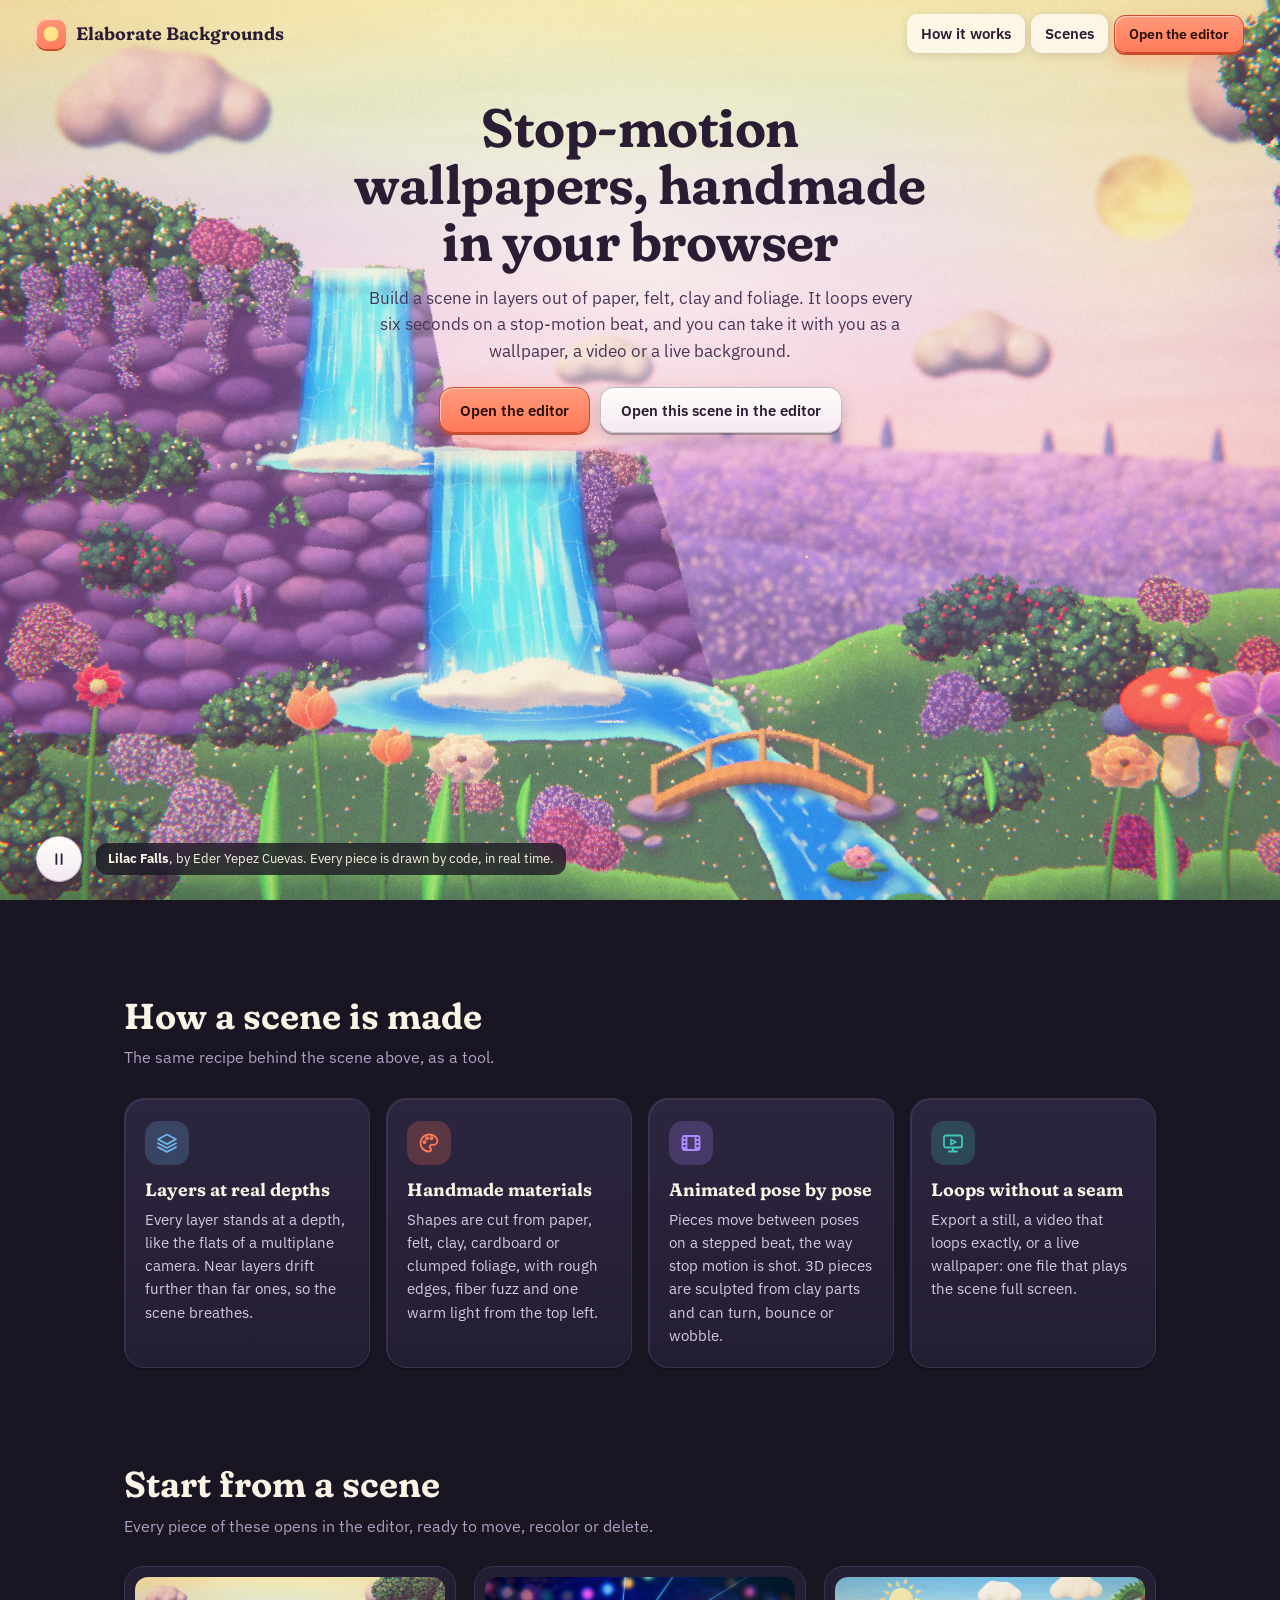
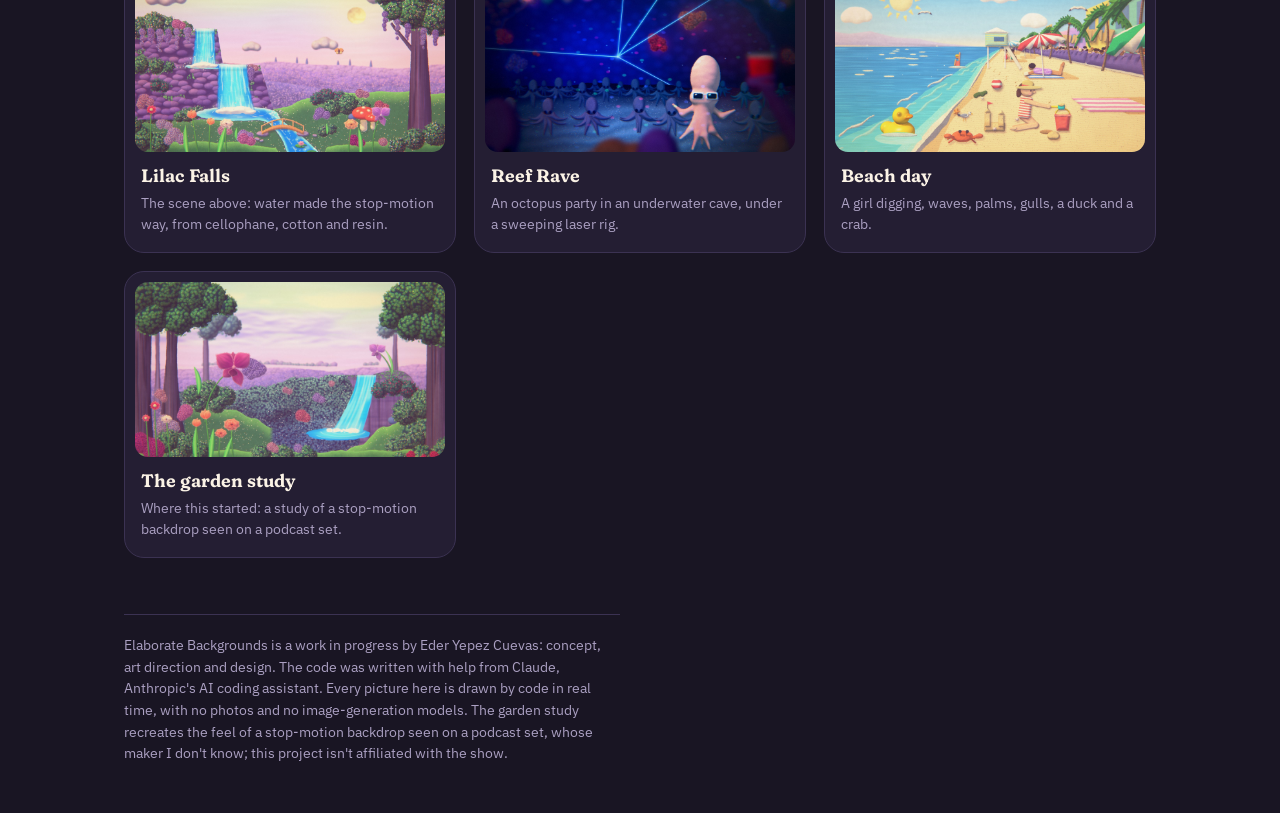
<file: index.html>
<!doctype html>
<html lang="en">
<head>
<meta charset="utf-8">
<meta name="viewport" content="width=device-width, initial-scale=1">
<title>Elaborate Backgrounds</title>
<meta name="description" content="Make looping stop-motion wallpapers in your browser: layers at real depths, paper, felt, clay and foliage, pose-by-pose animation, and loops that repeat without a seam.">
<link rel="preconnect" href="https://fonts.googleapis.com">
<link rel="preconnect" href="https://fonts.gstatic.com" crossorigin>
<link href="https://fonts.googleapis.com/css2?family=Fraunces:opsz,wght,SOFT,WONK@9..144,500..700,100,1&family=IBM+Plex+Sans:wght@400;500;600&family=IBM+Plex+Mono:wght@400;500&display=swap" rel="stylesheet">
<link rel="icon" href="data:image/svg+xml,%3Csvg xmlns='http://www.w3.org/2000/svg' viewBox='0 0 32 32'%3E%3Crect width='32' height='32' rx='8' fill='%23FF7A59'/%3E%3Ccircle cx='16' cy='16' r='7' fill='%23FFC94A'/%3E%3C/svg%3E">
<link rel="stylesheet" href="css/landing.css">
</head>
<body data-scene="lilac">
<a class="skip" href="#how">Skip to the content</a>

<header class="top">
  <a class="brand" href="index.html" aria-label="Elaborate Backgrounds, home"><span class="brand-sun" aria-hidden="true"></span><span>Elaborate Backgrounds</span></a>
  <nav class="top-nav" aria-label="Site">
    <a href="#recent" id="nav-recent" hidden>Your scenes</a>
    <a href="#how">How it works</a>
    <a href="#scenes">Scenes</a>
    <a class="btn btn-primary btn-sm" href="editor.html">Open the editor</a>
  </nav>
</header>

<main>
  <section class="stage hero" id="stage" aria-labelledby="title">
    <!-- Shown at once, while the shaders compile; the live scene fades in over it. -->
    <img id="poster" class="poster" src="images/lilac-falls.jpg" alt="" fetchpriority="high">
    <canvas id="scene" role="img" aria-label="Lilac Falls, a handmade-looking garden: a two-tier waterfall pours off a purple clay cliff into a pool, a stream runs toward you under a little wooden footbridge, a blossom tree hung with wisteria stands on the right, felt clouds drift past a paper moon and two butterflies cross."></canvas>
    <img id="still" class="still" src="images/lilac-falls.jpg" alt="A still of Lilac Falls: a two-tier waterfall, a pool and stream with a footbridge, a blossom tree hung with wisteria, felt clouds and a paper moon." hidden>
    <noscript><img class="still" src="images/lilac-falls.jpg" alt="A still of Lilac Falls: a two-tier waterfall, a pool and stream with a footbridge, a blossom tree hung with wisteria, felt clouds and a paper moon."></noscript>

    <div class="hero-text">
      <h1 id="title">Stop-motion wallpapers, handmade in your browser</h1>
      <p class="lede">Build a scene in layers out of paper, felt, clay and foliage. It loops every six seconds on a stop-motion beat, and you can take it with you as a wallpaper, a video or a live background.</p>
      <div class="cta">
        <a class="btn btn-primary" id="cta-open" href="editor.html">Open the editor</a>
        <a class="btn" href="editor.html?open=lilac">Open this scene in the editor</a>
      </div>
    </div>

    <div class="hero-foot">
      <button class="btn btn-round" id="play" type="button" data-playing="false">
        <svg class="icon icon-pause" viewBox="0 0 24 24" aria-hidden="true"><path d="M8.5 5.5v13M15.5 5.5v13"/></svg>
        <svg class="icon icon-play" viewBox="0 0 24 24" aria-hidden="true"><path d="M8 5.5l11 6.5-11 6.5z"/></svg>
        <span class="label sr">Play animation</span>
      </button>
      <p class="credit"><strong>Lilac Falls</strong>, by Eder Yepez Cuevas. Every piece is drawn by code, in real time.</p>
      <p class="status" id="status" role="status"></p>
    </div>
  </section>

  <section class="band" id="recent" aria-labelledby="recent-h" hidden>
    <h2 id="recent-h">Pick up where you left off</h2>
    <p class="band-lede">Your scenes, saved in this browser as you work.</p>
    <ul class="scenes" id="recent-list"></ul>
    <p class="recent-notice" id="recent-notice" role="status"></p>
    <button class="btn btn-sm" id="recent-more" type="button" hidden></button>
  </section>

  <section class="band" id="how" aria-labelledby="how-h">
    <h2 id="how-h">How a scene is made</h2>
    <p class="band-lede">The same recipe behind the scene above, as a tool.</p>
    <ul class="cards">
      <li class="card" style="--c: var(--sky)">
        <span class="card-ic" aria-hidden="true"><svg viewBox="0 0 24 24"><path d="M12 3.5l9 4.8-9 4.8-9-4.8z M3 12.2l9 4.8 9-4.8M3 16.1l9 4.8 9-4.8"/></svg></span>
        <h3>Layers at real depths</h3>
        <p>Every layer stands at a depth, like the flats of a multiplane camera. Near layers drift further than far ones, so the scene breathes.</p>
      </li>
      <li class="card" style="--c: var(--coral)">
        <span class="card-ic" aria-hidden="true"><svg viewBox="0 0 24 24"><path d="M12 3.5a8.5 8.5 0 1 0 0 17c1.4 0 2-1 2-2 0-1.5-1.3-1.8-1.3-3 0-1 .9-1.7 2-1.7h2a3.8 3.8 0 0 0 3.8-3.8C20.5 6.6 16.6 3.5 12 3.5z"/><circle cx="7.5" cy="11" r="1.1"/><circle cx="10" cy="7.3" r="1.1"/><circle cx="14.5" cy="7.3" r="1.1"/></svg></span>
        <h3>Handmade materials</h3>
        <p>Shapes are cut from paper, felt, clay, cardboard or clumped foliage, with rough edges, fiber fuzz and one warm light from the top left.</p>
      </li>
      <li class="card" style="--c: var(--lilac)">
        <span class="card-ic" aria-hidden="true"><svg viewBox="0 0 24 24"><rect x="3.5" y="5" width="17" height="14" rx="2"/><path d="M7.5 5v14M16.5 5v14M3.5 9h4M3.5 13h4M3.5 17h4M16.5 9h4M16.5 13h4M16.5 17h4"/></svg></span>
        <h3>Animated pose by pose</h3>
        <p>Pieces move between poses on a stepped beat, the way stop motion is shot. 3D pieces are sculpted from clay parts and can turn, bounce or wobble.</p>
      </li>
      <li class="card" style="--c: var(--teal)">
        <span class="card-ic" aria-hidden="true"><svg viewBox="0 0 24 24"><rect x="3" y="4.5" width="18" height="12" rx="2"/><path d="M10 8.5l5 2.5-5 2.5zM8 20.5h8M12 16.5v4"/></svg></span>
        <h3>Loops without a seam</h3>
        <p>Export a still, a video that loops exactly, or a live wallpaper: one file that plays the scene full screen.</p>
      </li>
    </ul>
  </section>

  <section class="band" id="scenes" aria-labelledby="scenes-h">
    <h2 id="scenes-h">Start from a scene</h2>
    <p class="band-lede">Every piece of these opens in the editor, ready to move, recolor or delete.</p>
    <ul class="scenes">
      <li class="scene-card">
        <a href="editor.html?open=lilac">
          <img src="images/lilac-falls.jpg" alt="" loading="lazy">
          <span class="scene-name">Lilac Falls</span>
          <span class="scene-note">The scene above: water made the stop-motion way, from cellophane, cotton and resin.</span>
        </a>
      </li>
      <li class="scene-card">
        <a href="editor.html?open=reef">
          <img src="images/reef-rave.jpg" alt="" loading="lazy">
          <span class="scene-name">Reef Rave</span>
          <span class="scene-note">An octopus party in an underwater cave, under a sweeping laser rig.</span>
        </a>
      </li>
      <li class="scene-card">
        <a href="editor.html?open=beach">
          <img src="docs/images/beach-day.jpg" alt="" loading="lazy">
          <span class="scene-name">Beach day</span>
          <span class="scene-note">A girl digging, waves, palms, gulls, a duck and a crab.</span>
        </a>
      </li>
      <li class="scene-card">
        <a href="study.html">
          <img src="images/still.jpg" alt="" loading="lazy">
          <span class="scene-name">The garden study</span>
          <span class="scene-note">Where this started: a study of a stop-motion backdrop seen on a podcast set.</span>
        </a>
      </li>
    </ul>
  </section>

  <footer class="foot">
    <p>Elaborate Backgrounds is a work in progress by Eder Yepez Cuevas: concept, art direction and design. The code was written with help from Claude, Anthropic's AI coding assistant. Every picture here is drawn by code in real time, with no photos and no image-generation models. The garden study recreates the feel of a stop-motion backdrop seen on a podcast set, whose maker I don't know; this project isn't affiliated with the show.</p>
  </footer>
</main>

<p class="stats" id="stats" hidden></p>

<script src="js/gl.js" defer></script>
<script src="js/clock.js" defer></script>
<script src="js/materials.js" defer></script>
<script src="js/elements.js" defer></script>
<script src="js/shapes.js" defer></script>
<script src="js/clay.js" defer></script>
<script src="js/items.js" defer></script>
<script src="js/post.js" defer></script>
<script src="js/renderer.js" defer></script>
<script src="js/editor/library.js" defer></script>
<script src="js/scenes/lilac-art.js" defer></script>
<script src="js/scenes/lilac.js" defer></script>
<script src="js/app.js" defer></script>
<script src="js/saves.js" defer></script>
<script src="js/home.js" defer></script>
</body>
</html>
</file>
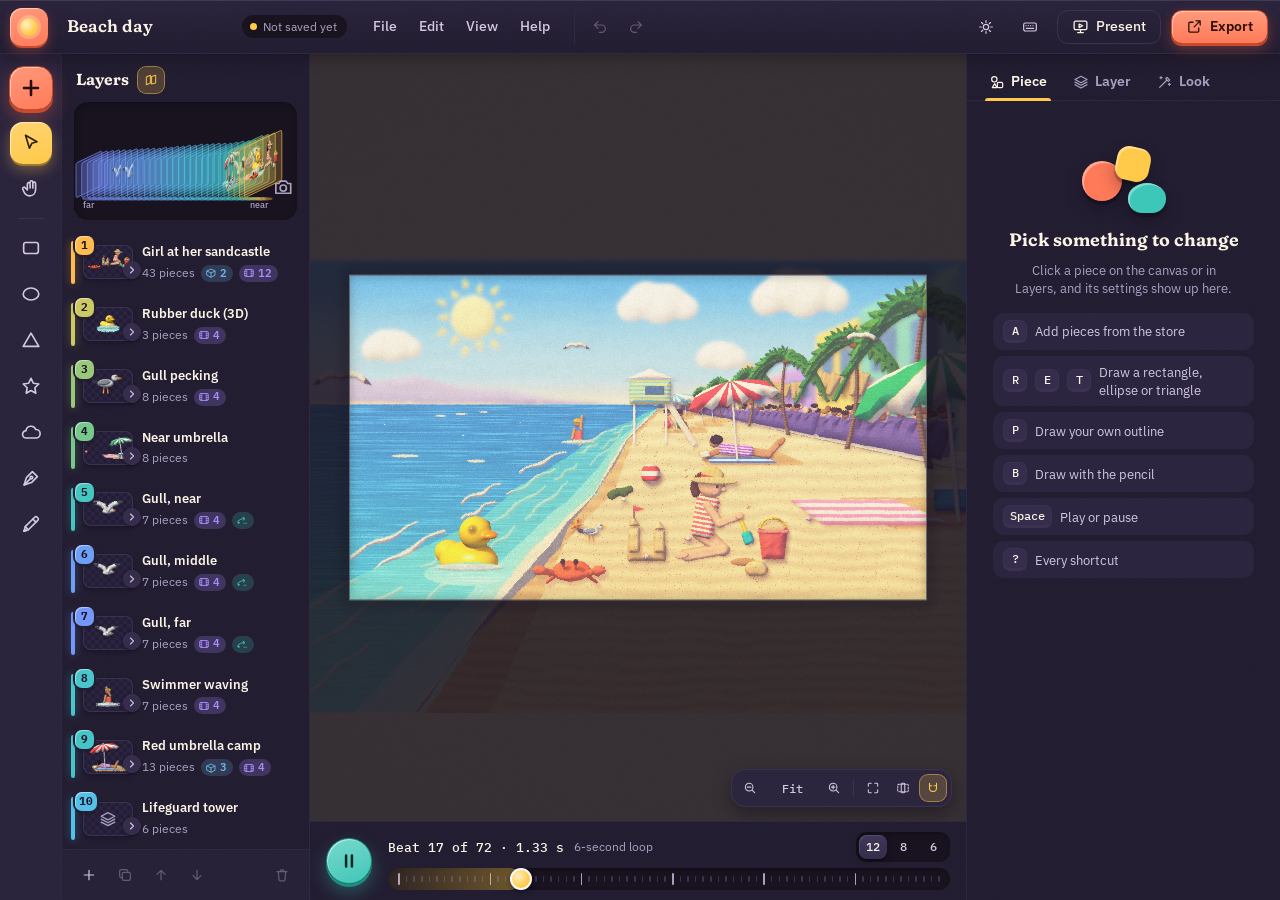
<file: editor.html>
<!doctype html>
<html lang="en" data-theme="studio">
<head>
<meta charset="utf-8">
<meta name="viewport" content="width=device-width, initial-scale=1">
<title>Backdrop Editor</title>
<meta name="description" content="Make looping stop-motion wallpapers in the browser: layers at depths, handmade-looking shapes, 3D clay pieces, pose-by-pose animation and a soft film look. Export stills, exact video loops and live wallpapers.">
<link rel="preconnect" href="https://fonts.googleapis.com">
<link rel="preconnect" href="https://fonts.gstatic.com" crossorigin>
<link href="https://fonts.googleapis.com/css2?family=Fraunces:opsz,wght,SOFT,WONK@9..144,500..700,100,1&family=IBM+Plex+Sans:wght@400;500;600&family=IBM+Plex+Mono:wght@400;500&display=swap" rel="stylesheet">
<link rel="icon" href="data:image/svg+xml,%3Csvg xmlns='http://www.w3.org/2000/svg' viewBox='0 0 32 32'%3E%3Crect width='32' height='32' rx='8' fill='%23FF7A59'/%3E%3Ccircle cx='16' cy='16' r='7' fill='%23FFC94A'/%3E%3C/svg%3E">
<script>
  // The theme is set before anything draws, so the page never flashes the wrong colors.
  try { const t = JSON.parse(localStorage.getItem("eb:theme")); if (t) document.documentElement.dataset.theme = t; } catch (e) {}
</script>
<link rel="stylesheet" href="css/editor.css">
</head>
<body>
<a class="skip" href="#viewport">Skip to the canvas</a>

<!-- ===================== top bar ===================== -->
<header class="topbar">
  <h1 class="sr">Backdrop Editor</h1>
  <a class="logo" href="index.html" data-tip="Back to Elaborate Backgrounds"><span class="logo-sun" aria-hidden="true"></span><span class="sr">Back to Elaborate Backgrounds</span></a>
  <div class="doc">
    <label class="sr" for="doc-title">Scene name</label>
    <input id="doc-title" class="doc-title" type="text" maxlength="80" value="Untitled scene" autocomplete="off" spellcheck="false">
    <span class="save-chip" id="save-state" aria-live="polite"><span class="save-dot" aria-hidden="true"></span><span class="save-text">Not saved yet</span></span>
  </div>
  <nav class="menubar" aria-label="Menus">
    <button type="button" class="menu-btn" data-menu="file" aria-haspopup="menu" aria-expanded="false">File</button>
    <button type="button" class="menu-btn" data-menu="edit" aria-haspopup="menu" aria-expanded="false">Edit</button>
    <button type="button" class="menu-btn" data-menu="view" aria-haspopup="menu" aria-expanded="false">View</button>
    <button type="button" class="menu-btn" data-menu="help" aria-haspopup="menu" aria-expanded="false">Help</button>
  </nav>
  <div class="bar-group" role="group" aria-label="Undo and redo">
    <button type="button" class="ibtn" id="btn-undo" aria-label="Undo" data-tip="Undo" data-keys="Ctrl Z" data-icon="undo" disabled></button>
    <button type="button" class="ibtn" id="btn-redo" aria-label="Redo" data-tip="Redo" data-keys="Ctrl Shift Z" data-icon="redo" disabled></button>
  </div>
  <div class="bar-spacer"></div>
  <button type="button" class="ibtn" id="btn-theme" aria-label="Switch to the light theme" data-tip="Light or dark" data-icon="sun"></button>
  <button type="button" class="ibtn" id="btn-help" aria-label="Keyboard shortcuts" data-tip="Keyboard shortcuts" data-keys="?" data-icon="keyboard"></button>
  <button type="button" class="btn btn-ghost" id="btn-present" data-tip="See it full screen, as a wallpaper" data-keys="F"><span class="ic" data-icon="present"></span><span>Present</span></button>
  <button type="button" class="btn btn-primary" id="btn-export" data-tip="Images, video loops, live wallpapers" data-keys="Ctrl E"><span class="ic" data-icon="export"></span><span>Export</span></button>
</header>

<main class="workspace">
  <!-- ===================== tool rail ===================== -->
  <nav class="rail" aria-label="Tools">
    <button type="button" class="rail-add" id="btn-add" aria-expanded="false" aria-controls="store" data-tip="Add pieces from the store" data-keys="A" data-tip-side="right">
      <span class="ic" data-icon="add"></span><span class="sr">Add pieces</span>
    </button>
    <div class="rail-tools" role="group" aria-label="Tools">
      <span class="rail-pill" aria-hidden="true"></span>
      <button type="button" class="tool" data-tool="select" aria-pressed="true" aria-label="Select and move" data-tip="Select and move" data-keys="V" data-tip-side="right"><span class="ic" data-icon="select"></span></button>
      <button type="button" class="tool" data-tool="hand" aria-pressed="false" aria-label="Pan the view" data-tip="Pan (or hold Space)" data-keys="H" data-tip-side="right"><span class="ic" data-icon="hand"></span></button>
      <span class="rail-sep" aria-hidden="true"></span>
      <button type="button" class="tool" data-tool="rect" aria-pressed="false" aria-label="Draw a rectangle" data-tip="Rectangle" data-keys="R" data-tip-side="right"><span class="ic" data-icon="rect"></span></button>
      <button type="button" class="tool" data-tool="ellipse" aria-pressed="false" aria-label="Draw an ellipse" data-tip="Ellipse" data-keys="E" data-tip-side="right"><span class="ic" data-icon="ellipse"></span></button>
      <button type="button" class="tool" data-tool="triangle" aria-pressed="false" aria-label="Draw a triangle" data-tip="Triangle" data-keys="T" data-tip-side="right"><span class="ic" data-icon="triangle"></span></button>
      <button type="button" class="tool" data-tool="star" aria-pressed="false" aria-label="Draw a star" data-tip="Star" data-keys="S" data-tip-side="right"><span class="ic" data-icon="star"></span></button>
      <button type="button" class="tool" data-tool="cloud" aria-pressed="false" aria-label="Draw a cloud" data-tip="Cloud" data-keys="C" data-tip-side="right"><span class="ic" data-icon="cloud"></span></button>
      <button type="button" class="tool" data-tool="pen" aria-pressed="false" aria-label="Draw your own outline" data-tip="Your own outline, point by point" data-keys="P" data-tip-side="right"><span class="ic" data-icon="pen"></span></button>
      <button type="button" class="tool" data-tool="pencil" aria-pressed="false" aria-label="Draw with a pencil" data-tip="Pencil, freehand" data-keys="B" data-tip-side="right"><span class="ic" data-icon="pencil"></span></button>
    </div>
  </nav>

  <!-- ===================== store drawer ===================== -->
  <section class="store" id="store" aria-labelledby="store-h" hidden>
    <div class="store-head">
      <h2 id="store-h" class="panel-title">Add</h2>
      <span class="panel-hint">click, or drag onto the canvas</span>
      <button type="button" class="ibtn ibtn-sm" id="btn-store-close" aria-label="Close the store" data-tip="Close" data-keys="Esc" data-icon="close"></button>
    </div>
    <div class="search">
      <span class="ic" data-icon="search"></span>
      <label class="sr" for="store-search">Search the store</label>
      <input id="store-search" type="search" placeholder="Search pieces" autocomplete="off">
    </div>
    <div class="store-cats" id="store-cats" role="group" aria-label="Store groups"></div>
    <div class="store-grid" id="store-grid"></div>
    <div class="store-foot">
      <button type="button" class="btn btn-sm" id="btn-import"><span class="ic" data-icon="image"></span><span>Import picture</span></button>
      <input type="file" id="file-image" accept="image/png,image/jpeg,image/webp,image/gif" multiple hidden>
    </div>
  </section>

  <!-- ===================== layers ===================== -->
  <section class="panel panel-layers" aria-labelledby="layers-h">
    <div class="panel-head">
      <h2 id="layers-h" class="panel-title">Layers</h2>
      <span class="panel-hint">front at the top</span>
      <button type="button" class="ibtn ibtn-sm" id="btn-depthview" aria-pressed="true" aria-label="Show the depth view" data-tip="Depth view" data-icon="depth"></button>
    </div>
    <div class="depthview" id="depthview"></div>
    <ul id="layer-list" class="layer-list" aria-label="Layers, front to back"></ul>
    <div class="panel-foot" role="group" aria-label="Layer actions">
      <button type="button" class="ibtn" id="btn-add-layer" aria-label="New layer" data-tip="New layer" data-tip-side="top" data-icon="add"></button>
      <button type="button" class="ibtn" id="btn-dup" aria-label="Duplicate" data-tip="Duplicate" data-keys="Ctrl D" data-tip-side="top" data-icon="copy"></button>
      <button type="button" class="ibtn" id="btn-fwd" aria-label="Bring forward" data-tip="Bring forward" data-keys="]" data-tip-side="top" data-icon="up"></button>
      <button type="button" class="ibtn" id="btn-back" aria-label="Send backward" data-tip="Send backward" data-keys="[" data-tip-side="top" data-icon="down"></button>
      <span class="bar-spacer"></span>
      <button type="button" class="ibtn ibtn-danger" id="btn-del" aria-label="Delete" data-tip="Delete" data-keys="Del" data-tip-side="top" data-icon="trash"></button>
    </div>
  </section>

  <!-- ===================== stage ===================== -->
  <section class="stage" aria-label="Scene">
    <div class="stage-inner" id="stage-inner">
      <div id="viewport" class="viewport is-loading" tabindex="0" role="application" aria-roledescription="scene canvas" aria-label="Scene canvas" aria-describedby="viewport-help">
        <canvas id="scene" aria-hidden="true"></canvas>
        <svg id="overlay" class="overlay" aria-hidden="true"></svg>
        <div class="loader" id="loading"><span></span><span></span><span></span><p>Building the scene</p></div>
      </div>
      <div class="zoombar" role="group" aria-label="Zoom">
        <button type="button" class="ibtn ibtn-sm" id="btn-zoom-out" aria-label="Zoom out" data-tip="Zoom out" data-keys="Ctrl −" data-tip-side="top" data-icon="zoomOut"></button>
        <button type="button" class="zoom-pct" id="btn-zoom-pct" aria-haspopup="menu" aria-expanded="false" data-tip="Zoom presets" data-tip-side="top">Fit</button>
        <button type="button" class="ibtn ibtn-sm" id="btn-zoom-in" aria-label="Zoom in" data-tip="Zoom in" data-keys="Ctrl +" data-tip-side="top" data-icon="zoomIn"></button>
        <span class="zoom-sep" aria-hidden="true"></span>
        <button type="button" class="ibtn ibtn-sm" id="btn-zoom-fit" aria-label="Fit the scene" data-tip="Fit" data-keys="Ctrl 0" data-tip-side="top" data-icon="fit"></button>
        <button type="button" class="ibtn ibtn-sm" id="btn-guides" aria-pressed="false" aria-label="Screen guides" data-tip="Show what a phone and a desktop crop" data-keys="G" data-tip-side="top" data-icon="guides"></button>
        <button type="button" class="ibtn ibtn-sm" id="btn-snap" aria-pressed="true" aria-label="Snapping" data-tip="Snap to the frame and other pieces (hold Alt to skip)" data-tip-side="top" data-icon="magnet"></button>
      </div>
      <div class="toasts" id="toasts" role="status" aria-live="polite"></div>
    </div>
    <p id="viewport-help" class="sr">Click a piece to select it, then drag to move it. With the canvas focused, arrow keys move the selection, Shift with an arrow moves it further, Delete removes it and Escape deselects. Control plus the mouse wheel zooms; the wheel, or Space and drag, pans. The Layers list and the inspector do everything the mouse does.</p>

    <!-- ===================== timeline ===================== -->
    <div class="timeline">
      <button type="button" class="play" id="btn-play" data-playing="false" aria-label="Play" data-tip="Play or pause" data-keys="Space" data-tip-side="top">
        <span class="ic ic-play" data-icon="play"></span><span class="ic ic-pause" data-icon="pause"></span>
      </button>
      <div class="beats">
        <div class="beats-top">
          <span class="beat-readout" id="beat-readout">Beat 1 of 72</span>
          <span class="beats-hint">6-second loop</span>
          <div class="seg seg-mini" role="radiogroup" aria-label="Beats per second" id="fps-seg">
            <button type="button" class="seg-btn" role="radio" data-fps="12" aria-checked="true" data-tip="12 beats a second (on 2s)">12</button>
            <button type="button" class="seg-btn" role="radio" data-fps="8" aria-checked="false" data-tip="8 beats a second (on 3s)">8</button>
            <button type="button" class="seg-btn" role="radio" data-fps="6" aria-checked="false" data-tip="6 beats a second (on 4s)">6</button>
          </div>
        </div>
        <div class="track" id="track">
          <div class="track-ticks" id="track-ticks" aria-hidden="true"></div>
          <div class="track-fill" id="track-fill" aria-hidden="true"></div>
          <label class="sr" for="scrub">Beat in the loop</label>
          <input type="range" id="scrub" min="0" max="71" step="1" value="0">
        </div>
      </div>
      <div class="poses" id="pose-strip" hidden>
        <span class="poses-label" id="pose-label"><span class="ic" data-icon="film"></span><span class="poses-name">Poses</span></span>
        <div class="pose-buttons" id="pose-buttons" role="group" aria-labelledby="pose-label"></div>
        <div class="seg seg-mini" role="radiogroup" aria-label="Moving a piece changes">
          <button type="button" class="seg-btn" role="radio" data-pose-mode="all" aria-checked="true" data-tip="Moving a piece moves it in every pose">All poses</button>
          <button type="button" class="seg-btn" role="radio" data-pose-mode="pose" aria-checked="false" data-tip="Moving a piece changes only this pose">This pose</button>
        </div>
        <button type="button" class="ibtn ibtn-sm" id="onion" aria-pressed="false" aria-label="Onion skin" data-tip="Onion skin: see the last pose faintly" data-tip-side="top" data-icon="onion"></button>
        <button type="button" class="ibtn ibtn-sm" id="btn-copy-pose" aria-label="Copy previous pose" data-tip="Copy the previous pose here" data-tip-side="top" data-icon="copy"></button>
      </div>
    </div>
  </section>

  <!-- ===================== inspector ===================== -->
  <aside class="panel panel-inspector" aria-label="Inspector">
    <div class="tabs" role="tablist" aria-label="Inspector">
      <button type="button" role="tab" id="tab-piece" aria-controls="pane-piece" aria-selected="true"><span class="ic" data-icon="shapes"></span><span>Piece</span></button>
      <button type="button" role="tab" id="tab-layer" aria-controls="pane-layer" aria-selected="false" tabindex="-1"><span class="ic" data-icon="layers"></span><span>Layer</span></button>
      <button type="button" role="tab" id="tab-look" aria-controls="pane-look" aria-selected="false" tabindex="-1"><span class="ic" data-icon="wand"></span><span>Look</span></button>
      <span class="tab-ink" aria-hidden="true"></span>
    </div>
    <div id="pane-piece" class="pane" role="tabpanel" aria-labelledby="tab-piece" tabindex="0"></div>
    <div id="pane-layer" class="pane" role="tabpanel" aria-labelledby="tab-layer" tabindex="0" hidden></div>
    <div id="pane-look" class="pane" role="tabpanel" aria-labelledby="tab-look" tabindex="0" hidden></div>
  </aside>
</main>

<!-- ===================== dialogs ===================== -->
<dialog id="dlg-recent" class="dlg dlg-wide" aria-labelledby="dlg-recent-h">
  <div class="dlg-head"><h2 id="dlg-recent-h">Recent scenes</h2><button type="button" class="ibtn" data-close aria-label="Close" data-icon="close"></button></div>
  <p class="dlg-note">Saved in this browser as you work. Clearing the browser's site data removes them, so save a scene file for anything you want to keep for good.</p>
  <ul class="recents" id="recent-list"></ul>
</dialog>

<dialog id="dlg-new" class="dlg" aria-labelledby="dlg-new-h">
  <div class="dlg-head"><h2 id="dlg-new-h">New scene</h2><button type="button" class="ibtn" data-close aria-label="Close" data-icon="close"></button></div>
  <p class="dlg-note">The scene you have open stays in File, Recent scenes.</p>
  <div class="templates">
    <button type="button" class="tcard" data-template="lilac">
      <img src="images/lilac-falls.jpg" alt="" loading="lazy" decoding="async">
      <span class="tcard-name">Lilac Falls</span>
      <span class="tcard-note">The project's own scene: falls, a pool and stream, a blossom tree, butterflies.</span>
    </button>
    <button type="button" class="tcard" data-template="reef">
      <img src="images/reef-rave.jpg" alt="" loading="lazy" decoding="async">
      <span class="tcard-name">Reef Rave</span>
      <span class="tcard-note">An octopus party in an underwater cave: lasers, neon corals, a star in sunglasses.</span>
    </button>
    <button type="button" class="tcard" data-template="beach">
      <img src="docs/images/beach-day.jpg" alt="" loading="lazy" decoding="async">
      <span class="tcard-name">Beach day</span>
      <span class="tcard-note">The sample: a girl digging, waves, palms, gulls, a duck and a crab.</span>
    </button>
    <button type="button" class="tcard" data-template="study">
      <img src="images/still.jpg" alt="" loading="lazy" decoding="async">
      <span class="tcard-name">Garden study</span>
      <span class="tcard-note">Where the project started: a study of a stop-motion backdrop, every piece editable.</span>
    </button>
  </div>
  <h3 class="dlg-sub" id="blank-h">Or start blank, in the shape of your screen</h3>
  <div class="shapes" role="group" aria-labelledby="blank-h">
    <button type="button" class="shape-card" data-template="blank" data-aspect="1.7778"><span class="shape-pic" style="aspect-ratio:16/9"></span><span>Desktop</span><small>16:9</small></button>
    <button type="button" class="shape-card" data-template="blank" data-aspect="2.3333"><span class="shape-pic" style="aspect-ratio:21/9"></span><span>Ultrawide</span><small>21:9</small></button>
    <button type="button" class="shape-card" data-template="blank" data-aspect="1.6"><span class="shape-pic" style="aspect-ratio:16/10"></span><span>Laptop</span><small>16:10</small></button>
    <button type="button" class="shape-card" data-template="blank" data-aspect="1"><span class="shape-pic" style="aspect-ratio:1"></span><span>Square</span><small>1:1</small></button>
    <button type="button" class="shape-card" data-template="blank" data-aspect="0.4615"><span class="shape-pic" style="aspect-ratio:9/19.5"></span><span>Phone</span><small>tall</small></button>
  </div>
</dialog>

<dialog id="dlg-export" class="dlg dlg-wide" aria-labelledby="dlg-export-h">
  <div class="dlg-head"><h2 id="dlg-export-h">Export</h2><button type="button" class="ibtn" data-close aria-label="Close" data-icon="close"></button></div>
  <div class="export-grid">
    <section class="xcard" style="--card: var(--sun)">
      <div class="xcard-head"><span class="xcard-ic"><span class="ic" data-icon="image"></span></span><h3>Still image</h3></div>
      <p>A PNG of the beat on screen now.</p>
      <div class="f f-select"><label for="still-size" class="f-label">Size</label><span class="f-sel-wrap"><select id="still-size" class="f-sel"></select><span class="ic f-sel-chev" data-icon="chevronDown"></span></span></div>
      <button type="button" class="btn btn-primary" id="do-still"><span class="ic" data-icon="download"></span><span>Save PNG</span></button>
    </section>
    <section class="xcard" style="--card: var(--coral)">
      <div class="xcard-head"><span class="xcard-ic"><span class="ic" data-icon="film"></span></span><h3>Video loop</h3></div>
      <p id="video-format"></p>
      <div class="f f-select"><label for="video-size" class="f-label">Size</label><span class="f-sel-wrap"><select id="video-size" class="f-sel"></select><span class="ic f-sel-chev" data-icon="chevronDown"></span></span></div>
      <div class="f f-select"><label for="video-loops" class="f-label">Length</label><span class="f-sel-wrap">
        <select id="video-loops" class="f-sel"><option value="1">One loop, 6 seconds</option><option value="2">2 loops, 12 seconds</option><option value="5">5 loops, 30 seconds</option></select><span class="ic f-sel-chev" data-icon="chevronDown"></span></span></div>
      <button type="button" class="btn btn-primary" id="do-video"><span class="ic" data-icon="download"></span><span>Save video</span></button>
      <progress id="video-progress" class="progress" max="1" value="0" hidden>0%</progress>
    </section>
    <section class="xcard" style="--card: var(--teal)">
      <div class="xcard-head"><span class="xcard-ic"><span class="ic" data-icon="present"></span></span><h3>Live wallpaper</h3></div>
      <p>One HTML file that plays the scene full screen, offline. For apps that use a web page as a wallpaper, or as a page background.</p>
      <button type="button" class="btn" id="do-live"><span class="ic" data-icon="download"></span><span>Save live wallpaper</span></button>
    </section>
    <section class="xcard" style="--card: var(--lilac)">
      <div class="xcard-head"><span class="xcard-ic"><span class="ic" data-icon="file"></span></span><h3>Scene file</h3></div>
      <p>A .json file with every layer, the look and your pictures. Open it here later to keep editing.</p>
      <button type="button" class="btn" id="do-json"><span class="ic" data-icon="save"></span><span>Save scene file</span></button>
    </section>
  </div>
</dialog>

<dialog id="dlg-pack" class="dlg" aria-labelledby="dlg-pack-h">
  <div class="dlg-head"><h2 id="dlg-pack-h">Save My pieces as a pack</h2><button type="button" class="ibtn" data-close aria-label="Close" data-icon="close"></button></div>
  <p class="dlg-note">A pack is one file with your pieces and their pictures. Anyone can install it from the store.</p>
  <form id="pack-form" method="dialog" class="pack-form">
    <div class="f f-text"><label for="pack-name" class="f-label">Pack name</label><input id="pack-name" class="f-textin" type="text" maxlength="60" required value="My pieces"></div>
    <div class="f f-text"><label for="pack-author" class="f-label">Your name, for the credit</label><input id="pack-author" class="f-textin" type="text" maxlength="60" autocomplete="name"></div>
    <div class="f f-select"><label for="pack-license" class="f-label">How others may use it</label><span class="f-sel-wrap">
      <select id="pack-license" class="f-sel">
        <option>Free to use; please credit me</option>
        <option>CC BY 4.0 (use and change, with credit)</option>
        <option>CC0 (no rights reserved)</option>
        <option>Personal use only</option>
      </select><span class="ic f-sel-chev" data-icon="chevronDown"></span></span>
    </div>
    <div class="dlg-actions"><button type="button" class="btn" data-close>Cancel</button><button type="submit" class="btn btn-primary">Save pack</button></div>
  </form>
</dialog>
<input type="file" id="file-pack" accept=".json,application/json" hidden>
<input type="file" id="file-open" accept=".json,application/json" hidden>

<dialog id="dlg-keys" class="dlg dlg-wide" aria-labelledby="dlg-keys-h">
  <div class="dlg-head"><h2 id="dlg-keys-h">Keyboard shortcuts</h2><button type="button" class="ibtn" data-close aria-label="Close" data-icon="close"></button></div>
  <div class="keys" id="keys-list"></div>
</dialog>

<div class="present-bar" id="present-bar" hidden><span>Press <kbd>Esc</kbd> to come back</span></div>
<div class="tour" id="tour" hidden></div>

<script src="js/gl.js" defer></script>
<script src="js/clock.js" defer></script>
<script src="js/materials.js" defer></script>
<script src="js/elements.js" defer></script>
<script src="js/shapes.js" defer></script>
<script src="js/pencil.js" defer></script>
<script src="js/light.js" defer></script>
<script src="js/clay.js" defer></script>
<script src="js/items.js" defer></script>
<script src="js/post.js" defer></script>
<script src="js/renderer.js" defer></script>
<script src="js/scenes/garden-art.js" defer></script>
<script src="js/scenes/lilac-art.js" defer></script>
<script src="js/scenes/reef-art.js" defer></script>
<script src="js/scenes/desk-art.js" defer></script>
<script src="js/scenes/garden.js" defer></script>
<script src="js/editor/ui.js" defer></script>
<script src="js/saves.js" defer></script>
<script src="js/editor/doc.js" defer></script>
<script src="js/editor/library.js" defer></script>
<script src="js/scenes/beach.js" defer></script>
<script src="js/scenes/lilac.js" defer></script>
<script src="js/scenes/reef.js" defer></script>
<script src="js/scenes/desk.js" defer></script>
<script src="js/editor/fields.js" defer></script>
<script src="js/editor/actions.js" defer></script>
<script src="js/editor/layers.js" defer></script>
<script src="js/editor/store.js" defer></script>
<script src="js/editor/panels.js" defer></script>
<script src="js/editor/canvas.js" defer></script>
<script src="js/editor/mp4.js" defer></script>
<script src="js/editor/export.js" defer></script>
<script src="js/editor/main.js" defer></script>
</body>
</html>
</file>
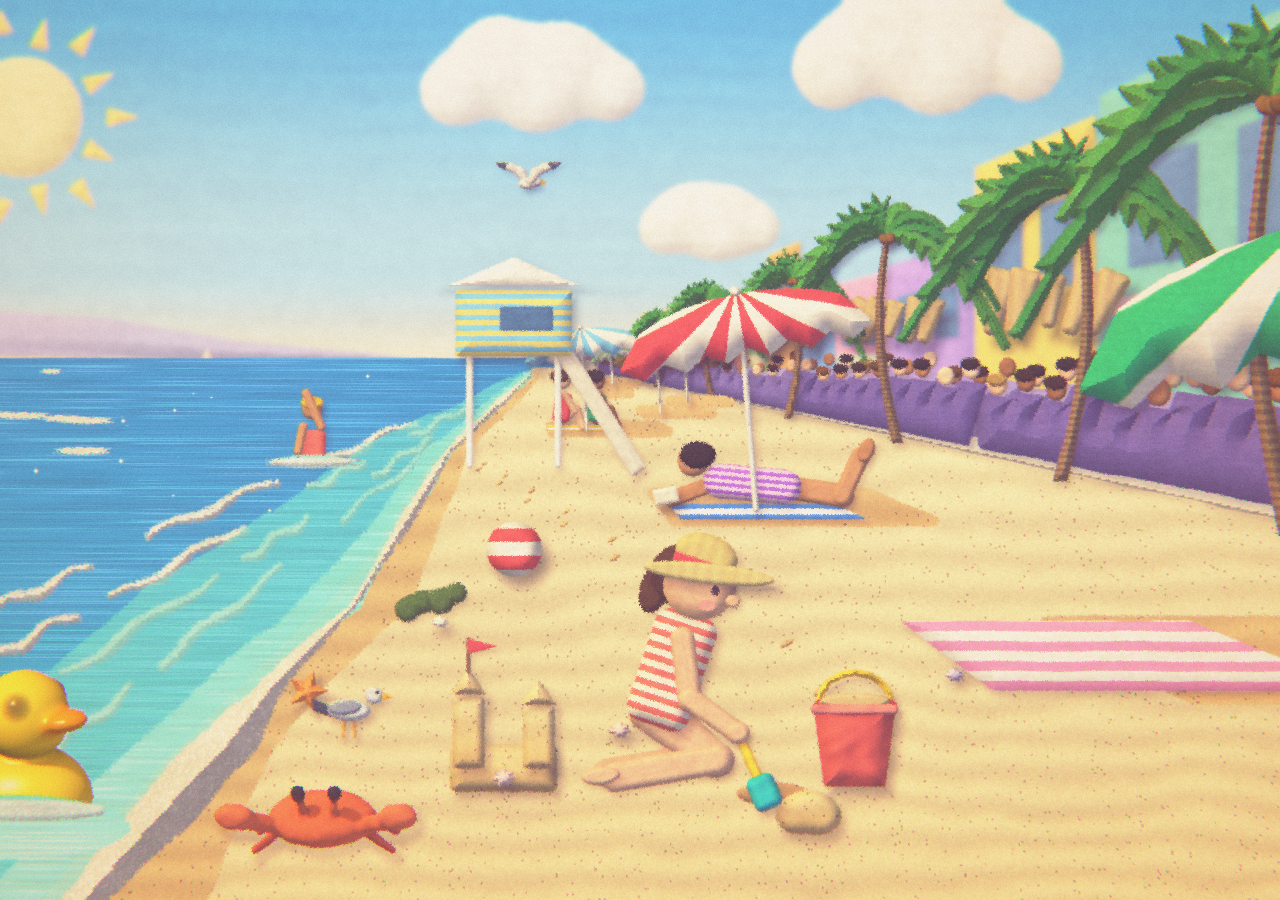
<file: player.html>
<!doctype html>
<html lang="en">
<head>
<meta charset="utf-8">
<meta name="viewport" content="width=device-width, initial-scale=1">
<title>Backdrop Player</title>
<meta name="description" content="Plays a looping stop-motion scene full screen, as a live wallpaper or a page background.">
<link rel="icon" href="data:image/svg+xml,%3Csvg xmlns='http://www.w3.org/2000/svg' viewBox='0 0 32 32'%3E%3Crect width='32' height='32' rx='6' fill='%23000000'/%3E%3Ctext x='16' y='23' font-family='Georgia, serif' font-size='19' font-weight='700' fill='%23D9A441' text-anchor='middle'%3EE%3C/text%3E%3C/svg%3E">
<!-- player.html?sample=beach (default) or ?sample=garden or ?scene=path/to/scene.json; add &controls=1 for a pause button. -->
<style>
html, body { margin: 0; height: 100%; overflow: hidden; background: #1A1420; }
canvas, #poster { position: fixed; inset: 0; width: 100%; height: 100%; display: block; object-fit: cover; }
.pb { position: fixed; right: 16px; bottom: 16px; min-width: 44px; min-height: 44px; padding: 0 14px; border: 1px solid #D9A441; border-radius: 999px;
  background: rgba(19, 19, 19, 0.85); color: #F3EEDD; font: 500 15px/1 system-ui, sans-serif; cursor: pointer; }
.pb:focus-visible { outline: 2px solid #F3EEDD; outline-offset: 3px; }
</style>
</head>
<body>
<main>
<h1 style="position:absolute;width:1px;height:1px;overflow:hidden;clip:rect(0 0 0 0)">Backdrop Player</h1>
<img id="poster" src="images/still.jpg" alt="" hidden>
<canvas id="scene" aria-hidden="true"></canvas>
</main>
<script src="js/gl.js" defer></script>
<script src="js/clock.js" defer></script>
<script src="js/materials.js" defer></script>
<script src="js/elements.js" defer></script>
<script src="js/shapes.js" defer></script>
<script src="js/pencil.js" defer></script>
<script src="js/light.js" defer></script>
<script src="js/clay.js" defer></script>
<script src="js/items.js" defer></script>
<script src="js/post.js" defer></script>
<script src="js/renderer.js" defer></script>
<script src="js/scenes/garden-art.js" defer></script>
<script src="js/scenes/lilac-art.js" defer></script>
<script src="js/scenes/reef-art.js" defer></script>
<script src="js/scenes/desk-art.js" defer></script>
<script src="js/scenes/garden.js" defer></script>
<script src="js/editor/doc.js" defer></script>
<script src="js/editor/library.js" defer></script>
<script src="js/scenes/beach.js" defer></script>
<script src="js/scenes/lilac.js" defer></script>
<script src="js/scenes/reef.js" defer></script>
<script src="js/scenes/desk.js" defer></script>
<script src="js/player.js" defer></script>
</body>
</html>
</file>
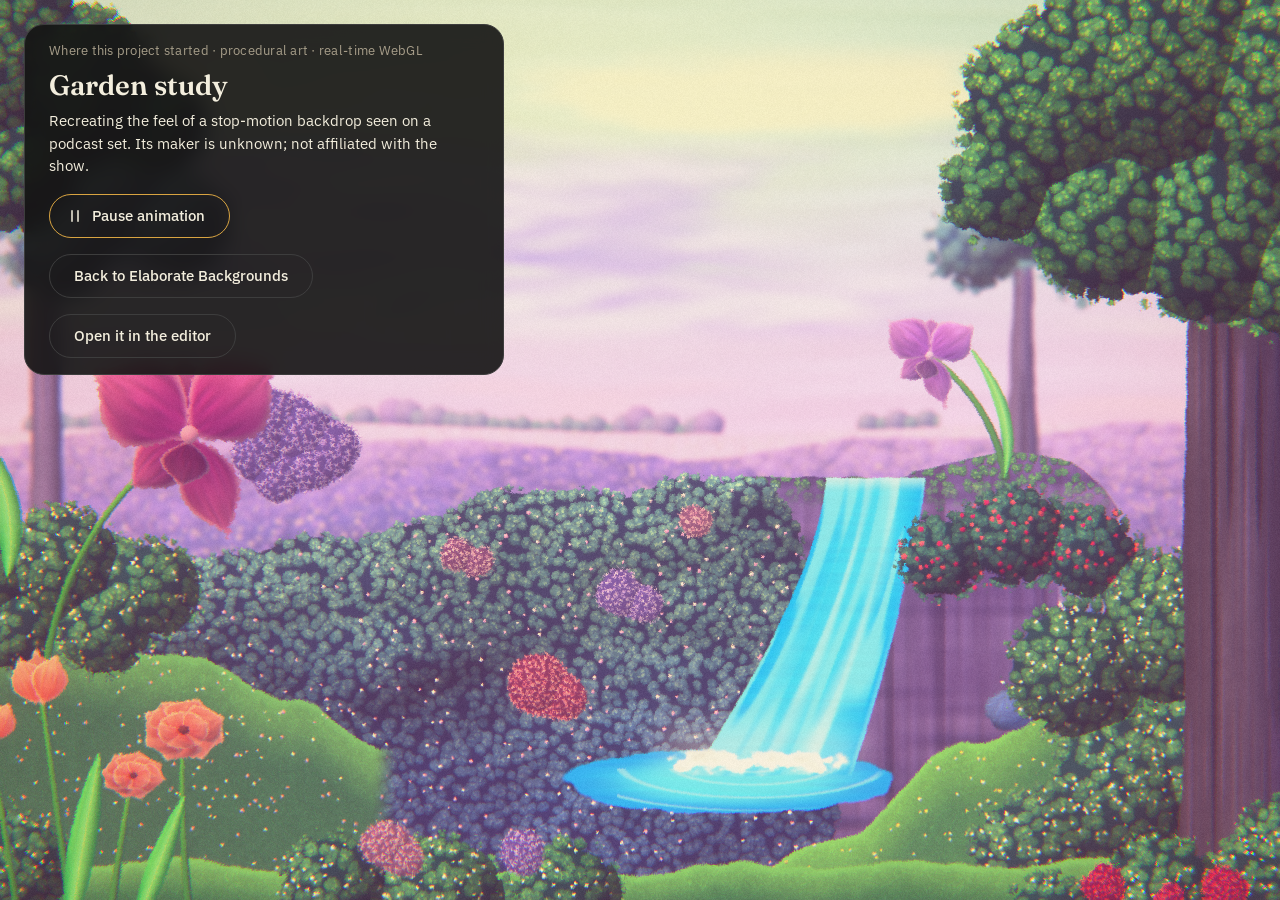
<file: study.html>
<!doctype html>
<html lang="en">
<head>
<meta charset="utf-8">
<meta name="viewport" content="width=device-width, initial-scale=1">
<title>Garden Study · Elaborate Backgrounds</title>
<meta name="description" content="A real-time WebGL study of a looping stop-motion garden backdrop: layered parallax, stepped animation, boil and a soft, warm post stack.">
<link rel="preconnect" href="https://fonts.googleapis.com">
<link rel="preconnect" href="https://fonts.gstatic.com" crossorigin>
<link href="https://fonts.googleapis.com/css2?family=Fraunces:ital,opsz,wght@0,9..144,500;0,9..144,600&family=IBM+Plex+Sans:wght@400;500;600&display=swap" rel="stylesheet">
<link rel="icon" href="data:image/svg+xml,%3Csvg xmlns='http://www.w3.org/2000/svg' viewBox='0 0 32 32'%3E%3Crect width='32' height='32' rx='6' fill='%23000000'/%3E%3Ctext x='16' y='23' font-family='Georgia, serif' font-size='19' font-weight='700' fill='%23D9A441' text-anchor='middle'%3EE%3C/text%3E%3C/svg%3E">
<link rel="stylesheet" href="css/tokens.css">
<link rel="stylesheet" href="css/site.css">
</head>
<body data-scene="garden">

<main class="stage" id="stage">
  <canvas id="scene" role="img" aria-label="A handmade-looking fantasy garden: lavender sky, rolling purple hills, a turquoise waterfall, dark trees framing the edges and swaying flowers in front."></canvas>
  <img id="still" class="still" src="images/still.jpg" alt="A still of the garden scene: lavender sky, purple hills, a turquoise waterfall, framing trees and flowers in the foreground." hidden>
  <noscript><img class="still" src="images/still.jpg" alt="A still of the garden scene: lavender sky, purple hills, a turquoise waterfall, framing trees and flowers in the foreground."></noscript>

  <section class="caption" aria-labelledby="title">
    <p class="eyebrow">Where this project started · procedural art · real-time WebGL</p>
    <h1 id="title">Garden study</h1>
    <p class="note">Recreating the feel of a stop-motion backdrop seen on a podcast set. Its maker is unknown; not affiliated with the show.</p>
    <div class="controls">
      <button class="btn" id="play" type="button" data-playing="false">
        <svg class="icon icon-pause" viewBox="0 0 24 24" aria-hidden="true"><path d="M8 5v14M16 5v14"/></svg>
        <svg class="icon icon-play" viewBox="0 0 24 24" aria-hidden="true"><path d="M7 5l12 7-12 7z"/></svg>
        <span class="label">Play animation</span>
      </button>
      <a class="btn btn-quiet" href="index.html">Back to Elaborate Backgrounds</a>
      <a class="btn btn-quiet" href="editor.html?open=study">Open it in the editor</a>
      <p class="status" id="status" role="status"></p>
    </div>
  </section>

  <p class="stats" id="stats" hidden></p>
</main>

<script src="js/gl.js" defer></script>
<script src="js/clock.js" defer></script>
<script src="js/materials.js" defer></script>
<script src="js/elements.js" defer></script>
<script src="js/shapes.js" defer></script>
<script src="js/clay.js" defer></script>
<script src="js/items.js" defer></script>
<script src="js/post.js" defer></script>
<script src="js/renderer.js" defer></script>
<script src="js/scenes/garden-art.js" defer></script>
<script src="js/scenes/garden.js" defer></script>
<script src="js/app.js" defer></script>
</body>
</html>
</file>
<file: css/landing.css>
/*
  The landing page. It borrows the editor's Studio palette (warm plum, cream ink, sun and coral
  accents) and its raised, lit-from-the-top-left buttons. The hero's text sits on the clear
  sky at the top of the scene, which is kept free of clouds for it.
*/
:root {
  --plum: #191523; --tray: #241E33; --raise: #352D4B; --line: #3B3252;
  --ink: #FBF3E6; --ink-2: #D3C8E0; --ink-3: #ABA0C2;
  --dark: #2A1C33; --dark-2: #4A3558;
  --sun: #FFC94A; --coral: #FF7A59; --coral-hi: #FF9A7C; --coral-deep: #C94B2C; --coral-ink: #2A0E05;
  --teal: #3CC7B8; --lilac: #A98BFF; --sky: #6DB6E8;
  --serif: "Fraunces", Georgia, serif;
  --sans: "IBM Plex Sans", system-ui, sans-serif;
  --mono: "IBM Plex Mono", ui-monospace, monospace;
  --spring: cubic-bezier(0.34, 1.56, 0.64, 1);
  --ease: cubic-bezier(0.2, 0.8, 0.2, 1);
}
*, *::before, *::after { box-sizing: border-box; }
[hidden] { display: none !important; }
html { scroll-behavior: smooth; }
body { margin: 0; background: var(--plum); color: var(--ink); font: 400 16px/1.55 var(--sans); -webkit-font-smoothing: antialiased; }
a { color: inherit; }
:focus-visible { outline: 2px solid var(--sun); outline-offset: 3px; }
.sr { position: absolute !important; width: 1px; height: 1px; overflow: hidden; clip: rect(0 0 0 0); white-space: nowrap; }
.skip { position: absolute; left: 12px; top: -60px; z-index: 20; padding: 8px 14px; border-radius: 10px; background: var(--sun); color: #2E2100; font-weight: 600; text-decoration: none; }
.skip:focus { top: 12px; }

/* ---------- buttons, as in the editor: raised chips that lift and squish ---------- */
.btn {
  display: inline-flex; align-items: center; justify-content: center; gap: 8px; min-height: 46px; padding: 0 20px;
  border: 1px solid rgba(42, 28, 51, 0.25); border-radius: 14px; background: linear-gradient(180deg, #FFFDF8, #F3E9F2);
  color: var(--dark); font: 600 15px/1 var(--sans); text-decoration: none; cursor: pointer;
  box-shadow: inset 1px 1px 0 #FFFFFF, 0 2px 0 rgba(74, 53, 88, 0.35), 0 6px 16px rgba(42, 28, 51, 0.18);
  transition: transform 0.2s var(--spring), box-shadow 0.2s var(--ease);
}
.btn:hover { transform: translateY(-2px); box-shadow: inset 1px 1px 0 #FFFFFF, 0 4px 0 rgba(74, 53, 88, 0.35), 0 10px 22px rgba(42, 28, 51, 0.22); }
.btn:active { transform: translateY(1px) scale(0.97); box-shadow: inset 1px 1px 0 #FFFFFF, 0 0 0 rgba(74, 53, 88, 0.35), 0 2px 6px rgba(42, 28, 51, 0.2); transition-duration: 0.06s; }
.btn-primary { border-color: var(--coral-deep); background: linear-gradient(180deg, var(--coral-hi), var(--coral)); color: var(--coral-ink);
  box-shadow: inset 1px 1px 0 rgba(255, 255, 255, 0.5), 0 2px 0 var(--coral-deep), 0 8px 20px rgba(255, 106, 71, 0.35); }
.btn-primary:hover { box-shadow: inset 1px 1px 0 rgba(255, 255, 255, 0.55), 0 4px 0 var(--coral-deep), 0 12px 26px rgba(255, 106, 71, 0.42); }
.btn-sm { min-height: 38px; padding: 0 14px; border-radius: 11px; font-size: 14px; }
.btn-round { width: 46px; padding: 0; border-radius: 50%; }
.icon { width: 18px; height: 18px; fill: none; stroke: currentColor; stroke-width: 2.4; stroke-linecap: round; stroke-linejoin: round; }
.icon-play { fill: currentColor; stroke-width: 1.8; margin-left: 2px; }
.btn[data-playing="false"] .icon-pause, .btn[data-playing="true"] .icon-play { display: none; }

/* ---------- the top bar, floating over the sky ---------- */
.top { position: absolute; z-index: 5; left: 0; right: 0; top: 0; display: flex; align-items: center; gap: 16px; padding: 14px clamp(16px, 3vw, 36px); }
.brand { display: inline-flex; align-items: center; gap: 10px; color: var(--dark); font: 650 18px/1 var(--serif); font-variation-settings: "SOFT" 100, "WONK" 1; text-decoration: none; }
.brand-sun { width: 30px; height: 30px; border-radius: 10px; background: radial-gradient(circle at 50% 50%, #FFE48A 0 34%, transparent 36%), linear-gradient(160deg, var(--coral-hi), var(--coral));
  box-shadow: inset 1px 1px 0 rgba(255, 255, 255, 0.5), 0 2px 0 var(--coral-deep); transition: transform 0.3s var(--spring); }
.brand:hover .brand-sun { transform: rotate(-10deg) scale(1.08); }
.top-nav { margin-left: auto; display: flex; align-items: center; gap: 6px; }
.top-nav > a:not(.btn) { padding: 8px 14px; border-radius: 11px; background: rgba(255, 250, 242, 0.82); color: var(--dark); font-weight: 600; font-size: 15px; text-decoration: none;
  box-shadow: 0 2px 8px rgba(42, 28, 51, 0.15); backdrop-filter: blur(6px); transition: background 0.15s, transform 0.2s var(--spring); }
.top-nav > a:not(.btn):hover { background: #FFFFFF; transform: translateY(-1px); }

/* ---------- the hero: the scene, full screen ---------- */
.stage { position: relative; height: 100vh; height: 100svh; min-height: 560px; overflow: hidden; background: #2A1C33; }
#scene, .still { position: absolute; inset: 0; width: 100%; height: 100%; display: block; object-fit: cover; object-position: 31% 50%; }
.poster { position: absolute; inset: 0; width: 100%; height: 100%; object-fit: cover; object-position: 31% 50%; }
#scene { transition: opacity 0.6s var(--ease); }
.is-loading #scene { opacity: 0; }
.hero-text {
  position: absolute; z-index: 2; left: 50%; top: clamp(78px, 11vh, 120px); width: min(40rem, calc(100% - 32px)); transform: translateX(-50%);
  text-align: center; color: var(--dark);
}
/* A soft cream glow behind the words, so they stay readable as clouds drift by. */
.hero-text::before { content: ""; position: absolute; inset: -40px -60px; z-index: -1; border-radius: 50%; background: radial-gradient(closest-side, rgba(255, 249, 238, 0.62), rgba(255, 249, 238, 0)); }
h1 { margin: 0; font: 650 clamp(30px, 4.4vw, 54px)/1.06 var(--serif); font-variation-settings: "SOFT" 100, "WONK" 1; letter-spacing: -0.01em; text-wrap: balance; }
.lede { margin: 14px auto 0; max-width: 34rem; color: var(--dark-2); font-size: clamp(15px, 1.35vw, 18px); text-wrap: pretty; }
.cta { display: flex; flex-wrap: wrap; justify-content: center; gap: 10px; margin-top: 22px; }

.hero-foot { position: absolute; z-index: 2; left: clamp(16px, 3vw, 36px); right: clamp(16px, 3vw, 36px); bottom: 18px; display: flex; align-items: center; gap: 14px; }
.credit { margin: 0; max-width: 34rem; padding: 7px 12px; border-radius: 12px; background: rgba(25, 21, 35, 0.78); color: var(--ink); font-size: 13px; line-height: 1.4; backdrop-filter: blur(6px); }
.status { margin: 0; padding: 7px 12px; border-radius: 12px; background: rgba(25, 21, 35, 0.78); color: var(--ink); font-size: 13px; }
.status:empty { display: none; }

/* ---------- sections below ---------- */
.band { padding: clamp(56px, 8vw, 96px) clamp(16px, 5vw, 64px) 0; max-width: 1160px; margin: 0 auto; }
h2 { margin: 0; font: 650 clamp(26px, 3vw, 36px)/1.15 var(--serif); font-variation-settings: "SOFT" 100, "WONK" 1; }
.band-lede { margin: 8px 0 28px; color: var(--ink-3); }
.cards { list-style: none; margin: 0; padding: 0; display: grid; grid-template-columns: repeat(auto-fit, minmax(230px, 1fr)); gap: 16px; }
.card { --c: var(--sun); position: relative; padding: 22px 20px 20px; border: 1px solid var(--line); border-radius: 20px; background: linear-gradient(180deg, #2C253F, var(--tray));
  box-shadow: inset 1px 1px 0 rgba(255, 255, 255, 0.08), 0 2px 0 rgba(4, 1, 10, 0.3); transition: transform 0.25s var(--spring); }
.card:hover { transform: translateY(-4px); }
.card-ic { display: grid; place-items: center; width: 44px; height: 44px; margin-bottom: 14px; border-radius: 14px; background: color-mix(in srgb, var(--c) 22%, transparent); color: var(--c); transition: transform 0.3s var(--spring); }
.card:hover .card-ic { transform: rotate(-10deg) scale(1.08); }
.card-ic svg { width: 24px; height: 24px; fill: none; stroke: currentColor; stroke-width: 1.8; stroke-linecap: round; stroke-linejoin: round; }
.card h3 { margin: 0 0 6px; font: 650 18px/1.25 var(--serif); font-variation-settings: "SOFT" 100, "WONK" 1; }
.card p { margin: 0; color: var(--ink-2); font-size: 15px; }
.scenes { list-style: none; margin: 0; padding: 0; display: grid; grid-template-columns: repeat(auto-fit, minmax(260px, 1fr)); gap: 18px; }
.scene-card a { display: grid; gap: 6px; padding: 10px 10px 16px; border: 1px solid var(--line); border-radius: 20px; background: var(--tray); text-decoration: none; transition: transform 0.25s var(--spring), box-shadow 0.25s; }
.scene-card a:hover { transform: translateY(-4px) rotate(-0.5deg); box-shadow: 0 16px 32px rgba(4, 1, 10, 0.4); }
.scene-card img { width: 100%; aspect-ratio: 16 / 9; object-fit: cover; border-radius: 13px; display: block; }
.scene-name { margin: 6px 6px 0; font: 650 18px var(--serif); font-variation-settings: "SOFT" 100, "WONK" 1; }
.scene-note { margin: 0 6px; color: var(--ink-3); font-size: 14px; }
.recent-card { position: relative; }
.recent-card img, .recent-ph { display: block; width: 100%; aspect-ratio: 16 / 9; object-fit: contain; border-radius: 13px; background: var(--plum); }
.recent-card .scene-name, .recent-card .scene-note { padding-right: 76px; overflow-wrap: anywhere; }
.recent-remove { position: absolute; right: 16px; bottom: 16px; min-height: 28px; padding: 0 10px; border: 1px solid var(--line); border-radius: 9px; background: var(--raise); color: var(--ink-2); font: 500 13px/1 var(--sans); cursor: pointer; transition: transform 0.2s var(--spring), color 0.15s; }
.recent-remove:hover { color: var(--ink); transform: translateY(-1px); }
.recent-notice { margin: 14px 0 0; color: var(--ink-2); font-size: 14px; }
.recent-notice:empty { display: none; }
.recent-undo { padding: 0 2px; border: 0; background: none; color: var(--sun); font: 600 14px/1.4 var(--sans); text-decoration: underline; cursor: pointer; }
#recent-more { margin-top: 16px; }
.foot { max-width: 1160px; margin: 0 auto; padding: 56px clamp(16px, 5vw, 64px) 48px; color: var(--ink-3); font-size: 14px; }
.foot p { max-width: 62ch; margin: 0; border-top: 1px solid var(--line); padding-top: 20px; }

.stats { position: fixed; top: 70px; right: 12px; z-index: 10; margin: 0; padding: 4px 8px; border-radius: 6px; background: rgba(19, 19, 19, 0.9); font: 13px/1.4 var(--mono); }

@media (max-width: 760px) {
  .top-nav { display: none; }
  .hero-text { top: 76px; }
  .lede { font-size: 15px; }
  .credit { font-size: 12px; }
}
@media (prefers-reduced-motion: reduce) {
  html { scroll-behavior: auto; }
  *, *::before, *::after { transition: none !important; animation: none !important; }
}
</file>
<file: css/editor.css>
/*
  The Backdrop Editor's look: "the animator's craft table".

  - Two themes, Studio (a warm, dark plum) and Paper (a light cream), as tokens on <html data-theme>.
  - Raised things are lit the way the scenes are: a highlight on the top-left edge, a shade
    down and to the right. Buttons are puffy little clay chips that lift on hover and squish
    when pressed.
  - Accent colors come from the scenes: sun yellow for selection and focus, coral for the main
    action, teal for "on", lilac for animation, pink for your own things, sky for info.
  - A faint paper grain sits on the panels; the pasteboard behind the scene has a dot grid.
  - Motion is springy and quick, and all of it stops under prefers-reduced-motion.
*/

/* ===================== tokens ===================== */
:root, [data-theme="studio"] {
  color-scheme: dark;
  --desk: #191523;
  --desk-dot: rgba(255, 244, 230, 0.06);
  --tray: #241E33;
  --tray-hi: #2C253F;
  --raise: #352D4B;
  --raise-hi: #40375A;
  --well: #18131F;
  --line: #3B3252;
  --line-soft: #2F2842;
  --ink: #FBF3E6;
  --ink-2: #D3C8E0;
  --ink-3: #ABA0C2;
  --sun: #FFC94A;  --sun-ink: #2E2100;
  --coral: #FF7A59; --coral-hi: #FF9A7C; --coral-deep: #C94B2C; --coral-ink: #2A0E05;
  --teal: #3CC7B8; --teal-deep: #1C8F82; --teal-ink: #032622;
  --lilac: #A98BFF; --lilac-deep: #6E50D6;
  --pink: #FF8FB8;
  --sky: #6DB6E8;
  --danger: #FF7083;
  --hl: rgba(255, 255, 255, 0.11);
  --hl-strong: rgba(255, 255, 255, 0.22);
  --sh: rgba(4, 1, 10, 0.42);
  --sh-soft: rgba(4, 1, 10, 0.28);
  --shadow-soft: 0 6px 18px rgba(4, 1, 10, 0.34);
  --shadow-pop: 0 18px 44px rgba(4, 1, 10, 0.55), 0 2px 6px rgba(4, 1, 10, 0.3);
  --tipbg: #0D0A14; --tipink: #FBF3E6;
  --checker-a: #2B2440; --checker-b: #231D35;
  --dim: rgba(18, 14, 28, 0.84);
  --grain-a: 0.07;
}
[data-theme="paper"] {
  color-scheme: light;
  --desk: #E7DCC7;
  --desk-dot: rgba(90, 60, 30, 0.12);
  --tray: #F7F0E3;
  --tray-hi: #FFFAF1;
  --raise: #FFFFFF;
  --raise-hi: #FFF5E4;
  --well: #EFE5D3;
  --line: #DCCBAE;
  --line-soft: #E8DCC6;
  --ink: #2A2030;
  --ink-2: #554760;
  --ink-3: #6E5F77;
  --sun: #E6A100; --sun-ink: #2A1C00;
  --coral: #F06A47; --coral-hi: #FF8D6C; --coral-deep: #BF4626; --coral-ink: #2A0E05;
  --teal: #16A394; --teal-deep: #0E7A6E; --teal-ink: #FFFFFF;
  --lilac: #7F5FE8; --lilac-deep: #5B3DC4;
  --pink: #E8679A;
  --sky: #3E93CF;
  --danger: #D23C52;
  --hl: rgba(255, 255, 255, 0.95);
  --hl-strong: rgba(255, 255, 255, 1);
  --sh: rgba(110, 78, 40, 0.22);
  --sh-soft: rgba(110, 78, 40, 0.14);
  --shadow-soft: 0 6px 16px rgba(110, 78, 40, 0.16);
  --shadow-pop: 0 18px 40px rgba(90, 60, 30, 0.24), 0 2px 6px rgba(90, 60, 30, 0.14);
  --tipbg: #2A2030; --tipink: #FBF3E6;
  --checker-a: #EFE6D6; --checker-b: #E5DAC6;
  --dim: rgba(226, 214, 190, 0.86);
  --grain-a: 0.09;
}

:root {
  --serif: "Fraunces", Georgia, serif;
  --sans: "IBM Plex Sans", system-ui, sans-serif;
  --mono: "IBM Plex Mono", ui-monospace, monospace;
  --spring: cubic-bezier(0.34, 1.56, 0.64, 1);
  --ease: cubic-bezier(0.2, 0.8, 0.2, 1);
  --r-sm: 8px; --r: 11px; --r-lg: 16px; --r-xl: 22px;
  --rail-w: 62px; --layers-w: 272px; --insp-w: 336px; --top-h: 54px;
  --grain: url("data:image/svg+xml,%3Csvg xmlns='http://www.w3.org/2000/svg' width='180' height='180'%3E%3Cfilter id='n'%3E%3CfeTurbulence type='fractalNoise' baseFrequency='.85' numOctaves='2' stitchTiles='stitch'/%3E%3CfeColorMatrix values='0 0 0 0 0 0 0 0 0 0 0 0 0 0 0 0 0 0 1 0'/%3E%3C/filter%3E%3Crect width='100%25' height='100%25' filter='url(%23n)'/%3E%3C/svg%3E");
}

/* ===================== base ===================== */
*, *::before, *::after { box-sizing: border-box; }
[hidden] { display: none !important; }
html, body { margin: 0; height: 100%; background: var(--desk); color: var(--ink); font: 400 13.5px/1.45 var(--sans); -webkit-font-smoothing: antialiased; }
body { display: grid; grid-template-rows: var(--top-h) minmax(0, 1fr); height: 100vh; height: 100dvh; overflow: hidden; }
button, input, select { font: inherit; color: inherit; }
button { cursor: pointer; }
:focus-visible { outline: 2px solid var(--sun); outline-offset: 2px; }
.sr { position: absolute !important; width: 1px; height: 1px; padding: 0; margin: -1px; overflow: hidden; clip: rect(0 0 0 0); white-space: nowrap; border: 0; }
.skip { position: absolute; left: 10px; top: -60px; z-index: 50; padding: 8px 14px; border-radius: var(--r); background: var(--sun); color: var(--sun-ink); font-weight: 600; text-decoration: none; }
.skip:focus { top: 10px; }
h1, h2, h3, h4 { margin: 0; }
kbd { font: 500 11px/1 var(--mono); }
.ic { display: inline-grid; place-items: center; width: 18px; height: 18px; flex: none; }
.ic svg, .ibtn > svg { width: 100%; height: 100%; fill: none; stroke: currentColor; stroke-width: 1.8; stroke-linecap: round; stroke-linejoin: round; }
::-webkit-scrollbar { width: 10px; height: 10px; }
::-webkit-scrollbar-thumb { background: var(--line); border-radius: 10px; border: 3px solid transparent; background-clip: padding-box; }
::-webkit-scrollbar-track { background: transparent; }

/* A faint paper grain on the trays. */
.panel::before, .topbar::before, .timeline::before, .rail::before, .store::before {
  content: ""; position: absolute; inset: 0; z-index: -1; pointer-events: none;
  background-image: var(--grain); opacity: var(--grain-a); mix-blend-mode: multiply;
}

/* ===================== buttons ===================== */
.btn {
  position: relative; display: inline-flex; align-items: center; justify-content: center; gap: 7px;
  min-height: 34px; padding: 0 14px; border: 1px solid var(--line); border-radius: var(--r);
  background: linear-gradient(180deg, var(--raise-hi), var(--raise));
  box-shadow: inset 1px 1px 0 var(--hl), 0 2px 0 var(--sh), 0 4px 10px var(--sh-soft);
  font-weight: 500; white-space: nowrap; color: var(--ink);
  transition: transform 0.18s var(--spring), box-shadow 0.18s var(--ease), background 0.18s, filter 0.18s;
}
.btn:hover { transform: translateY(-1px); box-shadow: inset 1px 1px 0 var(--hl-strong), 0 3px 0 var(--sh), 0 7px 16px var(--sh-soft); }
.btn:active { transform: translateY(1px) scale(0.97); box-shadow: inset 1px 1px 0 var(--hl), 0 0 0 var(--sh), 0 1px 3px var(--sh-soft); transition-duration: 0.06s; }
.btn:disabled { opacity: 0.45; cursor: default; transform: none; }
.btn .ic { width: 17px; height: 17px; }
.btn-sm { min-height: 28px; padding: 0 10px; border-radius: 9px; font-size: 12.5px; gap: 5px; }
.btn-sm .ic { width: 15px; height: 15px; }
.btn-primary {
  border-color: var(--coral-deep); color: var(--coral-ink); font-weight: 600;
  background: linear-gradient(180deg, var(--coral-hi), var(--coral));
  box-shadow: inset 1px 1px 0 rgba(255, 255, 255, 0.45), 0 2px 0 var(--coral-deep), 0 5px 14px rgba(255, 106, 71, 0.32);
}
.btn-primary:hover { box-shadow: inset 1px 1px 0 rgba(255, 255, 255, 0.55), 0 3px 0 var(--coral-deep), 0 9px 20px rgba(255, 106, 71, 0.42); filter: saturate(1.08); }
.btn-primary:active { box-shadow: inset 1px 1px 0 rgba(255, 255, 255, 0.4), 0 0 0 var(--coral-deep), 0 2px 6px rgba(255, 106, 71, 0.3); }
.btn-ghost { background: transparent; box-shadow: none; }
.btn-ghost:hover { background: var(--raise); box-shadow: inset 1px 1px 0 var(--hl); }
.btn-danger { color: var(--danger); }
.btn[aria-pressed="true"] { background: linear-gradient(180deg, color-mix(in srgb, var(--sun) 85%, white), var(--sun)); color: var(--sun-ink); border-color: color-mix(in srgb, var(--sun) 70%, black); }

.ibtn {
  display: inline-grid; place-items: center; width: 34px; height: 34px; padding: 8px;
  border: 1px solid transparent; border-radius: var(--r); background: transparent; color: var(--ink-2);
  transition: transform 0.2s var(--spring), background 0.15s, color 0.15s, box-shadow 0.15s;
}
.ibtn:hover:not(:disabled) { background: var(--raise); color: var(--ink); box-shadow: inset 1px 1px 0 var(--hl), 0 2px 0 var(--sh-soft); transform: translateY(-1px); }
.ibtn:active:not(:disabled) { transform: translateY(1px) scale(0.92); transition-duration: 0.06s; }
.ibtn:disabled { opacity: 0.35; cursor: default; }
.ibtn[aria-pressed="true"] { background: color-mix(in srgb, var(--sun) 20%, transparent); color: var(--sun); border-color: color-mix(in srgb, var(--sun) 45%, transparent); }
[data-theme="paper"] .ibtn[aria-pressed="true"] { color: #7A5300; }
.ibtn-sm { width: 28px; height: 28px; padding: 6px; border-radius: 9px; }
.ibtn-danger:hover:not(:disabled) { color: var(--danger); }

/* ===================== top bar ===================== */
.topbar {
  position: relative; isolation: isolate; z-index: 5;
  display: flex; align-items: center; gap: 10px; padding: 0 12px 0 10px;
  background: linear-gradient(180deg, var(--tray-hi), var(--tray));
  border-bottom: 1px solid var(--line-soft);
  box-shadow: 0 1px 0 var(--hl) inset, 0 4px 14px var(--sh-soft);
}
.logo { display: grid; place-items: center; width: 38px; height: 38px; flex: none; border-radius: 12px; background: linear-gradient(160deg, var(--coral-hi), var(--coral)); box-shadow: inset 1px 1px 0 rgba(255,255,255,.45), 0 2px 0 var(--coral-deep), 0 5px 12px rgba(255,106,71,.3); transition: transform 0.25s var(--spring); }
.logo:hover { transform: rotate(-8deg) scale(1.06); }
.logo-sun { width: 18px; height: 18px; border-radius: 50%; background: radial-gradient(circle at 35% 35%, #FFF2C2, #FFC94A 60%); box-shadow: 0 0 0 3px rgba(255, 233, 170, 0.35); }
.doc { display: flex; align-items: center; gap: 8px; min-width: 0; }
.doc-title {
  width: 13rem; min-width: 6rem; padding: 5px 8px; border: 1px solid transparent; border-radius: 9px; background: transparent;
  font: 600 17px/1.2 var(--serif); font-variation-settings: "SOFT" 100, "WONK" 1; color: var(--ink);
  transition: background 0.15s, border-color 0.15s;
}
.doc-title:hover { border-color: var(--line); }
.doc-title:focus { background: var(--well); border-color: var(--sun); outline: none; }
.save-chip { display: inline-flex; align-items: center; gap: 6px; padding: 3px 10px 3px 8px; border-radius: 99px; background: var(--well); color: var(--ink-3); font-size: 12px; white-space: nowrap; }
.save-dot { width: 7px; height: 7px; border-radius: 50%; background: var(--ink-3); transition: background 0.3s; }
.save-chip[data-state="saved"] .save-dot { background: var(--teal); box-shadow: 0 0 0 3px color-mix(in srgb, var(--teal) 25%, transparent); }
.save-chip[data-state="dirty"] .save-dot { background: var(--sun); }
.save-chip[data-state="error"] { color: var(--danger); }
.save-chip[data-state="error"] .save-dot { background: var(--danger); }
.menubar { display: flex; gap: 2px; margin-left: 6px; }
.menu-btn { padding: 6px 10px; border: 0; border-radius: 9px; background: transparent; color: var(--ink-2); font-weight: 500; transition: background 0.15s, color 0.15s; }
.menu-btn:hover, .menu-btn[aria-expanded="true"] { background: var(--raise); color: var(--ink); }
.bar-group { display: flex; gap: 2px; padding-left: 8px; margin-left: 4px; border-left: 1px solid var(--line-soft); }
.bar-spacer { flex: 1; }

/* ===================== workspace ===================== */
.workspace {
  position: relative; display: grid; min-height: 0;
  grid-template-columns: var(--rail-w) var(--layers-w) minmax(0, 1fr) var(--insp-w);
}
.panel { position: relative; isolation: isolate; display: flex; flex-direction: column; min-height: 0; background: var(--tray); }
.panel-layers { border-right: 1px solid var(--line-soft); }
.panel-inspector { border-left: 1px solid var(--line-soft); }
.panel-head { display: flex; align-items: center; gap: 8px; padding: 12px 12px 8px 14px; }
.panel-title { font: 650 16px/1.1 var(--serif); font-variation-settings: "SOFT" 100, "WONK" 1; letter-spacing: 0.005em; }
.panel-hint { color: var(--ink-3); font-size: 12px; flex: 1; }
.panel-foot { display: flex; align-items: center; gap: 2px; padding: 8px 10px; border-top: 1px solid var(--line-soft); background: color-mix(in srgb, var(--tray-hi) 60%, transparent); }

/* ===================== tool rail ===================== */
.rail { position: relative; isolation: isolate; z-index: 3; display: flex; flex-direction: column; align-items: center; gap: 12px; padding: 12px 0; background: var(--tray-hi); border-right: 1px solid var(--line-soft); }
.rail-add {
  display: grid; place-items: center; width: 44px; height: 44px; border: 1px solid var(--coral-deep); border-radius: 15px;
  background: linear-gradient(160deg, var(--coral-hi), var(--coral)); color: var(--coral-ink);
  box-shadow: inset 1px 1px 0 rgba(255,255,255,.5), 0 3px 0 var(--coral-deep), 0 8px 18px rgba(255,106,71,.35);
  transition: transform 0.25s var(--spring), box-shadow 0.2s;
}
.rail-add .ic { width: 24px; height: 24px; transition: transform 0.35s var(--spring); }
.rail-add .ic svg { stroke-width: 2.6; }
.rail-add:hover { transform: translateY(-2px) rotate(-4deg); }
.rail-add:active { transform: translateY(1px) scale(0.92); }
.rail-add[aria-expanded="true"] .ic { transform: rotate(135deg); }
.rail-tools { position: relative; display: flex; flex-direction: column; align-items: center; gap: 4px; }
.rail-sep { width: 26px; height: 1px; margin: 4px 0; background: var(--line); }
.tool { position: relative; z-index: 1; display: grid; place-items: center; width: 42px; height: 42px; border: 0; border-radius: 13px; background: transparent; color: var(--ink-2); transition: color 0.2s; }
.tool .ic { width: 22px; height: 22px; transition: transform 0.3s var(--spring); }
.tool:hover { color: var(--ink); }
.tool:hover .ic { animation: wiggle 0.45s var(--ease); }
.tool[aria-pressed="true"] { color: var(--sun-ink); }
.rail-pill {
  position: absolute; left: 50%; top: 0; z-index: 0; width: 42px; height: 42px; margin-left: -21px; border-radius: 13px;
  background: linear-gradient(170deg, color-mix(in srgb, var(--sun) 80%, white), var(--sun));
  box-shadow: inset 1px 1px 0 rgba(255,255,255,.55), 0 2px 0 color-mix(in srgb, var(--sun) 60%, black), 0 6px 14px color-mix(in srgb, var(--sun) 35%, transparent);
  transition: transform 0.38s var(--spring);
}

/* ===================== store drawer ===================== */
.store {
  position: absolute; z-index: 4; left: var(--rail-w); top: 0; bottom: 0; width: 352px;
  isolation: isolate; display: flex; flex-direction: column; background: var(--tray-hi);
  border-right: 1px solid var(--line); box-shadow: 18px 0 40px var(--sh-soft);
  animation: drawer-in 0.32s var(--spring);
}
.store.is-leaving { animation: drawer-out 0.18s var(--ease) forwards; }
.store-head { display: flex; align-items: center; gap: 8px; padding: 14px 12px 6px 16px; }
.search { position: relative; margin: 6px 14px 10px; }
.search .ic { position: absolute; left: 10px; top: 50%; width: 16px; height: 16px; margin-top: -8px; color: var(--ink-3); pointer-events: none; }
.search input { width: 100%; height: 36px; padding: 0 12px 0 34px; border: 1px solid var(--line); border-radius: 12px; background: var(--well); box-shadow: inset 1px 2px 4px var(--sh-soft); }
.search input:focus { outline: none; border-color: var(--sun); box-shadow: inset 1px 2px 4px var(--sh-soft), 0 0 0 3px color-mix(in srgb, var(--sun) 22%, transparent); }
.store-cats { display: flex; flex-wrap: wrap; gap: 5px; padding: 0 14px 10px; }
.chip {
  --c: var(--sun);
  display: inline-flex; align-items: center; gap: 5px; height: 28px; padding: 0 10px 0 7px;
  border: 1px solid var(--line); border-radius: 99px; background: var(--raise); color: var(--ink-2);
  font-size: 12.5px; font-weight: 500; transition: transform 0.2s var(--spring), background 0.15s, color 0.15s;
}
.chip .ic { width: 15px; height: 15px; color: var(--c); }
.chip:hover { transform: translateY(-1px); color: var(--ink); }
.chip[aria-pressed="true"] { background: color-mix(in srgb, var(--c) 26%, var(--raise)); border-color: var(--c); color: var(--ink); box-shadow: inset 1px 1px 0 var(--hl), 0 2px 0 color-mix(in srgb, var(--c) 45%, transparent); }
[data-theme="paper"] .chip .ic { color: color-mix(in srgb, var(--c) 70%, black); }
.store-grid { flex: 1; overflow: auto; display: grid; grid-template-columns: repeat(auto-fill, minmax(98px, 1fr)); gap: 8px; padding: 2px 14px 14px; align-content: start; }
.store-note { grid-column: 1 / -1; margin: 0 0 4px; padding: 9px 11px; border-radius: 11px; background: var(--well); color: var(--ink-2); font-size: 12.5px; }
.store-actions { grid-column: 1 / -1; display: flex; flex-wrap: wrap; gap: 6px; margin-bottom: 4px; }
.store-empty { grid-column: 1 / -1; display: grid; justify-items: center; gap: 8px; padding: 22px 8px; color: var(--ink-3); text-align: center; }
.store-empty .ic { width: 34px; height: 34px; color: var(--line); }
.card-item {
  position: relative; display: grid; gap: 4px; width: 100%; padding: 6px; border: 1px solid var(--line-soft); border-radius: 14px;
  background: linear-gradient(180deg, var(--raise), color-mix(in srgb, var(--raise) 80%, var(--tray)));
  box-shadow: inset 1px 1px 0 var(--hl), 0 2px 0 var(--sh-soft);
  text-align: left; cursor: grab; transition: transform 0.22s var(--spring), box-shadow 0.2s, border-color 0.2s;
}
.card-item:hover { transform: translateY(-3px); border-color: var(--line); box-shadow: inset 1px 1px 0 var(--hl-strong), 0 4px 0 var(--sh-soft), 0 10px 20px var(--sh-soft); }
.card-item:hover .card-pic img { animation: jiggle 0.55s var(--spring); }
.card-item:active { transform: translateY(0) scale(0.95); cursor: grabbing; transition-duration: 0.08s; }
.card-item.is-dragging { opacity: 0.45; transform: scale(0.94); }
.card-pic {
  display: grid; place-items: center; aspect-ratio: 3 / 2; border-radius: 10px; overflow: hidden;
  background: repeating-conic-gradient(var(--checker-a) 0 25%, var(--checker-b) 0 50%) 0 0 / 12px 12px;
  box-shadow: inset 0 1px 3px var(--sh-soft);
}
.card-pic img { width: 100%; height: 100%; object-fit: contain; transform-origin: 50% 80%; }
.card-ph { width: 46%; aspect-ratio: 1; border-radius: 50%; background: var(--line); animation: breathe 1.4s ease-in-out infinite; }
.card-ph.sparkle { border-radius: 0; width: 100%; height: 100%; animation: none;
  background: radial-gradient(circle at 30% 40%, #FFF6D8 0 2px, transparent 3px), radial-gradient(circle at 65% 30%, #FFF6D8 0 1.5px, transparent 2.5px), radial-gradient(circle at 55% 70%, #FFF6D8 0 2px, transparent 3px), #2E2648; }
.card-name { font-size: 12px; font-weight: 500; line-height: 1.25; padding: 0 2px; }
.card-tag { position: absolute; top: 9px; left: 9px; padding: 1px 6px; border-radius: 99px; background: rgba(10, 6, 16, 0.62); color: #FFF; font-size: 10.5px; font-weight: 600; }
.card-wrap { position: relative; }
.card-remove { position: absolute; top: 4px; right: 4px; width: 24px; height: 24px; padding: 5px; background: var(--tray-hi); opacity: 0; transition: opacity 0.15s; }
.card-wrap:hover .card-remove, .card-remove:focus-visible { opacity: 1; }
.store-foot { display: flex; gap: 6px; padding: 10px 14px; border-top: 1px solid var(--line-soft); }

/* ===================== layers ===================== */
.depthview { position: relative; margin: 0 12px 6px; height: 118px; border-radius: 14px; background: var(--well); box-shadow: inset 1px 2px 6px var(--sh-soft); overflow: hidden; }
.depthview svg { width: 100%; height: 100%; display: block; }
.depthview svg { cursor: pointer; }
.depthview .dv-plane { transform-box: view-box; transform-origin: 0 0; transition: transform 0.2s var(--ease), opacity 0.12s; }
.depthview .dv-hot { pointer-events: none; }
.depthview .dv-plane:hover .dv-edge { stroke: var(--ink); stroke-width: 1.6; }
.depthview .dv-edge { fill: none; stroke-width: 1; }
.depthview .dv-plane.is-sel .dv-edge { stroke: var(--sun); stroke-width: 2.4; }
.depthview .dv-plane.is-hidden { opacity: 0.25; }
.depthview .dv-label { font: 500 10px var(--sans); fill: var(--ink-3); }
.depthview .dv-cam { color: var(--ink-3); }
.depthview .dv-cam path, .depthview .dv-cam circle { fill: none; stroke: currentColor; stroke-width: 1.8; stroke-linecap: round; stroke-linejoin: round; }
.depthview .dv-floor { stroke: var(--ink-3); stroke-opacity: 0.35; stroke-width: 1.5; stroke-dasharray: 2 4; }
.depthview .dv-lift { transition: transform 0.25s var(--spring); }
.depthview .dv-plane.is-hot { opacity: 0; }
.depthview .dv-hot-card { transform-box: view-box; transform-origin: 0 0; transition: transform 0.34s var(--spring); filter: drop-shadow(0 6px 8px rgba(0, 0, 0, 0.35)); }
.depthview .dv-hot .dv-fill { fill: var(--tray-hi); fill-opacity: 0.55; }
.depthview .dv-hot .dv-edge { stroke-width: 1.4; vector-effect: non-scaling-stroke; }
.depthview .dv-hot-label { font: 650 10.5px var(--sans); fill: var(--ink); paint-order: stroke; stroke: var(--well); stroke-width: 3px; stroke-linejoin: round; opacity: 0; transition: opacity 0.2s 0.12s; pointer-events: none; }
.depthview .dv-hot.is-up .dv-hot-label { opacity: 1; }
.layer-list { position: relative; list-style: none; margin: 0; padding: 4px 8px 10px; overflow: auto; flex: 1; min-height: 0; }
.layer-row {
  --dc: var(--sky);
  --row-bg: var(--tray);
  position: relative; display: grid; grid-template-columns: 50px minmax(0, 1fr); align-items: center; gap: 9px;
  margin: 3px 0; padding: 7px 4px 7px 12px; border: 1px solid transparent; border-radius: 12px; cursor: grab;
  background: transparent; transition: background 0.15s, border-color 0.15s, transform 0.2s var(--spring), box-shadow 0.2s, opacity 0.2s;
}
.layer-row::before { content: ""; position: absolute; left: 0; top: 7px; bottom: 7px; width: 4px; border-radius: 4px; background: var(--dc); box-shadow: 0 0 10px color-mix(in srgb, var(--dc) 45%, transparent); }
.layer-row:hover { background: var(--tray-hi); --row-bg: var(--tray-hi); }
.layer-row.is-selected { --row-bg: var(--raise); background: linear-gradient(180deg, var(--raise-hi), var(--raise)); border-color: color-mix(in srgb, var(--sun) 65%, transparent); box-shadow: inset 1px 1px 0 var(--hl), 0 3px 10px var(--sh-soft); }
.layer-row.has-selection:not(.is-selected) { --row-bg: var(--tray-hi); background: var(--tray-hi); border-color: var(--line); }
.layer-row.is-hidden .lr-thumb, .layer-row.is-hidden .lr-text { opacity: 0.45; filter: grayscale(0.7); }
.layer-row.is-dragging { opacity: 0.35; transform: scale(0.97); }
.lr-num {
  position: absolute; left: 4px; top: 2px; z-index: 2; min-width: 19px; height: 19px; padding: 0 4px; border-radius: 7px;
  background: var(--dc); color: #1B1426; font: 700 10.5px/19px var(--mono); text-align: center;
  box-shadow: inset 1px 1px 0 rgba(255,255,255,.45), 0 0 0 2px var(--tray), 0 2px 3px var(--sh); transition: box-shadow 0.15s;
}
.layer-row:hover .lr-num, .layer-row.has-selection .lr-num { box-shadow: inset 1px 1px 0 rgba(255,255,255,.45), 0 0 0 2px var(--tray-hi), 0 2px 3px var(--sh); }
.layer-row.is-selected .lr-num { box-shadow: inset 1px 1px 0 rgba(255,255,255,.45), 0 0 0 2px var(--raise), 0 2px 3px var(--sh); }
.lr-thumb {
  position: relative; width: 50px; height: 34px; border-radius: 8px; overflow: hidden;
  background: repeating-conic-gradient(var(--checker-a) 0 25%, var(--checker-b) 0 50%) 0 0 / 8px 8px;
  box-shadow: inset 0 0 0 1px var(--line), 0 2px 4px var(--sh-soft);
}
.lr-thumb img { width: 100%; height: 100%; object-fit: contain; display: block; }
.lr-thumb .ic { position: absolute; inset: 0; margin: auto; width: 18px; height: 18px; color: var(--ink-3); }
.lr-text { min-width: 0; display: grid; gap: 3px; padding: 2px 0; border: 0; border-radius: 6px; background: none; text-align: left; cursor: pointer; color: var(--ink); }
.lr-kind { overflow: hidden; text-overflow: ellipsis; }
.lr-name { font-weight: 600; font-size: 13px; overflow: hidden; text-overflow: ellipsis; white-space: nowrap; }
.lr-rename { width: 100%; padding: 1px 5px; border: 1px solid var(--sun); border-radius: 6px; background: var(--well); font-weight: 600; font-size: 13px; }
.lr-meta { display: flex; align-items: center; gap: 6px; color: var(--ink-3); font-size: 11.5px; white-space: nowrap; overflow: hidden; }
.gauge { position: relative; flex: none; width: 34px; height: 5px; border-radius: 4px; background: linear-gradient(90deg, rgb(124,140,255), rgb(60,199,168), rgb(255,201,74), rgb(255,122,89)); opacity: 0.65; }
.gauge i { position: absolute; top: 50%; width: 9px; height: 9px; margin: -4.5px 0 0 -4.5px; border-radius: 50%; background: var(--dc); border: 2px solid var(--tray); box-shadow: 0 1px 3px var(--sh); }
.badge { display: inline-flex; align-items: center; gap: 3px; height: 17px; padding: 0 6px 0 4px; border-radius: 99px; font-size: 10.5px; font-weight: 600; }
.badge .ic { width: 12px; height: 12px; }
.badge-poses { background: color-mix(in srgb, var(--lilac) 22%, transparent); color: var(--lilac); }
.badge-motion { background: color-mix(in srgb, var(--teal) 20%, transparent); color: var(--teal); }
.badge-groups { background: color-mix(in srgb, var(--sky) 20%, transparent); color: var(--sky); }
[data-theme="paper"] .badge-groups { color: #23628F; }
[data-theme="paper"] .badge-poses { color: var(--lilac-deep); }
[data-theme="paper"] .badge-motion { color: var(--teal-deep); }
/* Eye and lock float over the end of the row: they show on hover or focus, and stay when they're on. */
.lr-tools { position: absolute; right: 5px; top: 50%; z-index: 1; display: flex; padding-left: 18px; transform: translateY(-50%); background: linear-gradient(90deg, transparent, var(--row-bg) 16px); border-radius: 0 10px 10px 0; }
.lr-tools:empty, .lr-tools:not(:has(.ibtn:not([data-quiet]))) { pointer-events: none; }
.layer-row:hover .lr-tools, .layer-row:focus-within .lr-tools, .layer-row.is-selected .lr-tools { pointer-events: auto; }
.lr-tools .ibtn { width: 26px; height: 26px; padding: 5px; border-radius: 8px; }
.lr-tools .is-on { color: var(--sun); }
[data-theme="paper"] .lr-tools .is-on { color: #7A5300; }
.layer-row:not(:hover):not(.is-selected):not(:focus-within) .lr-tools .ibtn[data-quiet] { display: none; }
.layer-row:not(:hover):not(.is-selected):not(:focus-within) .lr-tools:not(:has(.ibtn:not([data-quiet]))) { background: none; }
.lr-caret {
  position: absolute; left: 52px; top: 27px; z-index: 2; width: 18px; height: 18px; padding: 2px; border: 1px solid var(--line); border-radius: 50%;
  background: var(--raise); color: var(--ink-2); box-shadow: 0 1px 3px var(--sh); transition: transform 0.25s var(--spring), color 0.15s;
}
.lr-caret svg, .card-remove svg { display: block; width: 100%; height: 100%; fill: none; stroke: currentColor; stroke-width: 2.2; stroke-linecap: round; stroke-linejoin: round; }
.lr-caret:hover { color: var(--ink); }
.lr-caret[aria-expanded="true"] { transform: rotate(90deg); }
.item-wrap { list-style: none; }
.item-list { list-style: none; margin: 0 0 6px 30px; padding: 0 0 0 10px; border-left: 2px dotted var(--line); }
.item-row { margin: 1px 0; }
.item-btn { display: flex; align-items: center; gap: 7px; width: 100%; padding: 4px 8px; border: 0; border-radius: 8px; background: transparent; text-align: left; font-size: 12.5px; color: var(--ink-2); transition: background 0.15s, color 0.15s; }
.item-btn:hover { background: var(--tray-hi); color: var(--ink); }
.item-btn .ic { width: 15px; height: 15px; color: var(--ink-3); }
.item-dot { width: 11px; height: 11px; flex: none; border-radius: 50%; box-shadow: inset 1px 1px 0 rgba(255,255,255,.35), 0 1px 2px var(--sh); }
.item-name { overflow: hidden; text-overflow: ellipsis; white-space: nowrap; }
/* Groups in the list: a folder row with a count, its pieces inside. */
.group-head { display: flex; align-items: center; gap: 2px; }
.item-caret { flex: none; width: 18px; height: 18px; padding: 2px; border: 0; border-radius: 5px; background: none; color: var(--ink-3); transition: transform 0.25s var(--spring); }
.item-caret svg { display: block; width: 100%; height: 100%; fill: none; stroke: currentColor; stroke-width: 2.2; stroke-linecap: round; stroke-linejoin: round; }
.item-caret:hover { color: var(--ink); }
.item-caret[aria-expanded="true"] { transform: rotate(90deg); }
.item-btn.is-group { font-weight: 600; color: var(--ink); }
.item-btn.is-group .ic { color: var(--sky); }
.item-count { margin-left: auto; min-width: 20px; padding: 0 6px; border-radius: 99px; background: var(--well); color: var(--ink-3); font: 600 10.5px/17px var(--mono); text-align: center; }
.item-list.is-inner { margin: 0 0 2px 9px; padding-left: 9px; }
.group-row.is-selected > .group-head .item-btn { background: color-mix(in srgb, var(--sun) 16%, transparent); color: var(--ink); box-shadow: inset 3px 0 0 var(--sun); }
.item-row.is-selected .item-btn { background: color-mix(in srgb, var(--sun) 16%, transparent); color: var(--ink); box-shadow: inset 3px 0 0 var(--sun); }
.layer-ghost { position: fixed; z-index: 120; margin: 0; list-style: none; pointer-events: none; background: var(--raise-hi); border-color: var(--sun); box-shadow: var(--shadow-pop); transform: rotate(-2deg) scale(1.03); opacity: 0.96; }
.layer-ghost .lr-tools, .layer-ghost .lr-caret { visibility: hidden; }
body.is-sorting, body.is-sorting * { cursor: grabbing !important; user-select: none; }
.drop-line { position: absolute; left: 8px; right: 8px; height: 3px; margin-top: -2px; border-radius: 3px; background: var(--sun); box-shadow: 0 0 12px var(--sun); pointer-events: none; z-index: 3; animation: pulse 0.9s ease-in-out infinite; }
.drop-line::before { content: ""; position: absolute; left: -5px; top: -3.5px; width: 10px; height: 10px; border-radius: 50%; background: var(--sun); }
.layers-empty { display: grid; justify-items: center; gap: 10px; padding: 26px 12px; color: var(--ink-3); text-align: center; }
.stack-art { position: relative; width: 74px; height: 54px; }
.stack-art i { position: absolute; left: 0; width: 60px; height: 34px; border-radius: 8px; border: 2px solid var(--line); background: var(--tray-hi); transform: skewX(-12deg); }
.stack-art i:nth-child(1) { top: 0; left: 14px; border-color: rgb(124,140,255); }
.stack-art i:nth-child(2) { top: 10px; left: 7px; border-color: rgb(60,199,168); }
.stack-art i:nth-child(3) { top: 20px; border-color: rgb(255,122,89); }

/* ===================== stage ===================== */
.stage { display: grid; grid-template-rows: minmax(0, 1fr) auto; min-width: 0; min-height: 0; }
.stage-inner {
  position: relative; min-height: 0; overflow: hidden;
  background-color: var(--desk);
  background-image: radial-gradient(var(--desk-dot) 1.2px, transparent 1.4px);
  background-size: 18px 18px;
}
.viewport { position: absolute; inset: 0; touch-action: none; user-select: none; }
.viewport:focus-visible { outline: none; box-shadow: inset 0 0 0 2px var(--sun); }
.viewport canvas { position: absolute; inset: 0; width: 100%; height: 100%; display: block; transition: opacity 0.4s var(--ease), filter 0.4s; }
.viewport.is-loading canvas { opacity: 0.25; filter: blur(3px); }
.viewport.is-drop::after { content: ""; position: absolute; inset: 10px; border-radius: 18px; border: 3px dashed var(--sun); box-shadow: inset 0 0 40px color-mix(in srgb, var(--sun) 25%, transparent); pointer-events: none; animation: pulse 1s ease-in-out infinite; }
.viewport.is-panning, .viewport.is-panning * { cursor: grabbing !important; }
.overlay { position: absolute; inset: 0; width: 100%; height: 100%; pointer-events: none; overflow: visible; }

/* Overlay pieces: the artboard, guides, selection. */
.ov-dim { fill: var(--dim); }
.ov-frame { fill: none; stroke: color-mix(in srgb, var(--ink) 30%, transparent); stroke-width: 1; }
.ov-frame-sh { fill: none; stroke: rgba(0, 0, 0, 0.22); stroke-width: 10; filter: blur(5px); }
[data-theme="paper"] .ov-frame-sh { stroke: rgba(90, 60, 30, 0.2); }
.ov-guide { fill: none; stroke: #8FD3FF; stroke-width: 2; stroke-dasharray: 8 5; filter: drop-shadow(0 0 1.5px rgba(0, 10, 30, 0.7)); }
.ov-guide-label { font: 700 11.5px var(--sans); fill: #FFFFFF; paint-order: stroke; stroke: rgba(10, 30, 60, 0.75); stroke-width: 3.5px; stroke-linejoin: round; }
.ov-hover { fill: none; stroke: var(--lilac); stroke-width: 1.5; stroke-dasharray: 4 4; animation: ants 0.8s linear infinite; }
.ov-hover { transform-box: fill-box; transform-origin: 50% 100%; }
.ov-hover.is-new { animation: ants 0.8s linear infinite, hover-hop 0.36s var(--spring); }
.ov-sel-glow { fill: none; stroke: color-mix(in srgb, var(--sun) 35%, transparent); stroke-width: 6; }
.ov-sel { fill: none; stroke: var(--sun); stroke-width: 1.8; }
.ov-sel.is-layer { stroke-dasharray: 7 5; animation: ants 1.2s linear infinite; }
.ov-sel.is-group { stroke-width: 2.2; }
.ov-member { fill: none; stroke: color-mix(in srgb, var(--sun) 55%, transparent); stroke-width: 1; stroke-dasharray: 3 3; }
.ov-group { transform-box: fill-box; transform-origin: center; }
.ov-group.is-new { animation: sel-in 0.32s var(--spring); }
.ov-handle { fill: #FFFDF8; stroke: var(--sun); stroke-width: 2; filter: drop-shadow(0 1.5px 2px rgba(0,0,0,.45)); }
.ov-rot { fill: var(--sun); stroke: #FFFDF8; stroke-width: 2; filter: drop-shadow(0 1.5px 2px rgba(0,0,0,.45)); }
.ov-stalk { stroke: var(--sun); stroke-width: 1.6; }
.ov-draw { fill: color-mix(in srgb, var(--sun) 14%, transparent); stroke: var(--sun); stroke-width: 1.6; stroke-dasharray: 6 4; animation: ants 0.8s linear infinite; }
.ov-ctrl { fill: none; stroke: #FFFDF8; stroke-opacity: .75; stroke-width: 1; stroke-dasharray: 3 3; }
.ov-pencil { stroke: #3A3530; stroke-width: 2; stroke-linecap: round; stroke-linejoin: round; filter: drop-shadow(0 0 1.5px rgba(255, 253, 248, 0.9)); }
.ov-point { fill: #FFFDF8; stroke: #1B1426; stroke-width: 1.5; }
.ov-point.is-selected, .ov-point.is-first { fill: #FFC94A; }
.ov-mid { fill: rgba(20, 14, 30, 0.55); stroke: #FFFDF8; stroke-width: 1.2; }
.ov-part { fill: #FFFDF8; stroke: #1B1426; stroke-width: 1.5; }
.ov-part.is-selected { fill: #FFC94A; }
.ov-part.is-carve { fill: none; stroke: #FFFDF8; stroke-dasharray: 2 2; }
.ov-snap { stroke: var(--pink); stroke-width: 1.2; }
.ov-badge-bg { fill: var(--sun); }
.ov-badge { font: 600 11px var(--mono); fill: var(--sun-ink); }

.loader { position: absolute; left: 50%; top: 50%; transform: translate(-50%, -50%); display: grid; grid-template-columns: repeat(3, 16px); gap: 8px; justify-items: center; padding: 18px 22px 14px; border-radius: 18px; background: var(--tray-hi); box-shadow: var(--shadow-pop); }
.loader span { width: 14px; height: 14px; border-radius: 50%; animation: bounce 0.9s var(--ease) infinite; box-shadow: inset 2px 2px 0 rgba(255,255,255,.4), 0 2px 0 rgba(0,0,0,.2); }
.loader span:nth-child(1) { background: var(--sun); }
.loader span:nth-child(2) { background: var(--coral); animation-delay: 0.12s; }
.loader span:nth-child(3) { background: var(--teal); animation-delay: 0.24s; }
.loader p { grid-column: 1 / -1; margin: 8px 0 0; color: var(--ink-2); font-size: 12.5px; white-space: nowrap; }
.viewport.is-broken .loader span { display: none; }

.zoombar {
  position: absolute; right: 14px; bottom: 14px; z-index: 2; display: flex; align-items: center; gap: 2px; padding: 4px;
  border: 1px solid var(--line); border-radius: 14px; background: color-mix(in srgb, var(--tray-hi) 92%, transparent);
  box-shadow: var(--shadow-soft); backdrop-filter: blur(8px);
}
.zoom-pct { min-width: 52px; height: 28px; padding: 0 6px; border: 0; border-radius: 8px; background: transparent; font: 500 12px var(--mono); color: var(--ink-2); }
.zoom-pct:hover { background: var(--raise); color: var(--ink); }
.zoom-sep { width: 1px; height: 18px; margin: 0 3px; background: var(--line); }

.toasts { position: absolute; left: 50%; bottom: 68px; z-index: 6; display: grid; gap: 8px; justify-items: center; width: min(520px, calc(100% - 300px)); min-width: 260px; transform: translateX(-50%); pointer-events: none; }
.toast {
  pointer-events: auto; display: flex; align-items: center; gap: 10px; max-width: 100%; padding: 8px 8px 8px 10px;
  border: 1px solid var(--line); border-radius: 15px; background: var(--tray-hi); color: var(--ink);
  box-shadow: var(--shadow-pop); font-size: 13px; animation: toast-in 0.42s var(--spring);
}
.toast.is-leaving { animation: toast-out 0.22s var(--ease) forwards; }
.toast-ic { width: 26px; height: 26px; padding: 5px; border-radius: 9px; background: color-mix(in srgb, var(--sky) 22%, transparent); color: var(--sky); }
.toast-ok .toast-ic { background: color-mix(in srgb, var(--teal) 22%, transparent); color: var(--teal); }
.toast-warn .toast-ic { background: color-mix(in srgb, var(--sun) 22%, transparent); color: var(--sun); }
.toast-error .toast-ic { background: color-mix(in srgb, var(--danger) 22%, transparent); color: var(--danger); }
.toast-msg { flex: 1; min-width: 0; }
.toast-act { padding: 4px 10px; border: 1px solid var(--line); border-radius: 9px; background: var(--raise); font-weight: 600; font-size: 12.5px; color: var(--sun); }
[data-theme="paper"] .toast-act { color: #7A5300; }
.toast-act:hover { background: var(--raise-hi); }
.toast-x { width: 24px; height: 24px; padding: 5px; border: 0; border-radius: 7px; background: transparent; color: var(--ink-3); }
.toast-x svg { width: 100%; height: 100%; fill: none; stroke: currentColor; stroke-width: 2; stroke-linecap: round; }
.toast-x:hover { background: var(--raise); color: var(--ink); }

/* ===================== timeline ===================== */
.timeline {
  position: relative; isolation: isolate; display: flex; flex-wrap: wrap; align-items: center; gap: 10px 16px;
  padding: 10px 16px; background: var(--tray); border-top: 1px solid var(--line-soft);
}
.play {
  display: grid; place-items: center; flex: none; width: 46px; height: 46px; border: 1px solid var(--coral-deep); border-radius: 50%;
  background: linear-gradient(160deg, var(--coral-hi), var(--coral)); color: var(--coral-ink);
  box-shadow: inset 1px 1px 0 rgba(255,255,255,.5), 0 3px 0 var(--coral-deep), 0 8px 18px rgba(255,106,71,.3);
  transition: transform 0.25s var(--spring), background 0.25s;
}
.play .ic { width: 20px; height: 20px; }
.play:hover { transform: translateY(-2px) scale(1.04); }
.play:active { transform: translateY(1px) scale(0.92); }
.play[data-playing="true"] { background: linear-gradient(160deg, color-mix(in srgb, var(--teal) 70%, white), var(--teal)); border-color: var(--teal-deep); color: var(--teal-ink); box-shadow: inset 1px 1px 0 rgba(255,255,255,.5), 0 3px 0 var(--teal-deep), 0 8px 18px color-mix(in srgb, var(--teal) 35%, transparent); }
.play[data-playing="false"] .ic-pause, .play[data-playing="true"] .ic-play { display: none; }
.play .ic-play { margin-left: 3px; }
.beats { flex: 1 1 280px; min-width: 200px; display: grid; gap: 6px; }
.beats-top { display: flex; align-items: center; gap: 10px; }
.beat-readout { font: 500 12.5px var(--mono); color: var(--ink); }
.beats-hint { flex: 1; color: var(--ink-3); font-size: 12px; }
.track { position: relative; height: 22px; border-radius: 11px; background: var(--well); box-shadow: inset 1px 2px 4px var(--sh-soft); }
.track-ticks { position: absolute; inset: 0 11px; pointer-events: none; }
.track-ticks i { position: absolute; top: 8px; width: 1.5px; height: 6px; margin-left: -0.75px; border-radius: 1px; background: var(--line); }
.track-ticks i.is-sec { top: 5px; height: 12px; background: var(--ink-3); }
.track-ticks i.is-pose { background: var(--lilac); height: 9px; top: 6.5px; width: 2px; }
.track-fill { position: absolute; left: 0; top: 0; bottom: 0; width: 0; border-radius: 11px; background: linear-gradient(90deg, color-mix(in srgb, var(--sun) 10%, transparent), color-mix(in srgb, var(--sun) 38%, transparent)); pointer-events: none; }
.track input[type="range"] { position: absolute; inset: 0; width: 100%; height: 100%; margin: 0; background: transparent; appearance: none; -webkit-appearance: none; cursor: pointer; }
.track input[type="range"]::-webkit-slider-runnable-track { height: 22px; background: transparent; }
.track input[type="range"]::-webkit-slider-thumb { -webkit-appearance: none; width: 22px; height: 22px; border-radius: 50%; background: radial-gradient(circle at 35% 35%, #FFF2C2, #FFC94A 65%); border: 2px solid #FFFDF8; box-shadow: 0 2px 6px rgba(0,0,0,.4); transition: transform 0.2s var(--spring); }
.track input[type="range"]:active::-webkit-slider-thumb { transform: scale(1.2); }
.track input[type="range"]::-moz-range-thumb { width: 18px; height: 18px; border-radius: 50%; background: #FFC94A; border: 2px solid #FFFDF8; box-shadow: 0 2px 6px rgba(0,0,0,.4); }
.track input[type="range"]:focus-visible { outline: 2px solid var(--sun); outline-offset: 3px; border-radius: 11px; }
.poses { display: flex; flex-wrap: wrap; align-items: center; gap: 8px; padding: 6px 8px 6px 10px; border-radius: 16px; background: color-mix(in srgb, var(--lilac) 12%, transparent); border: 1px solid color-mix(in srgb, var(--lilac) 30%, transparent); animation: pop-in 0.35s var(--spring); }
.poses-label { display: inline-flex; align-items: center; gap: 5px; color: var(--lilac); font-size: 12.5px; font-weight: 600; max-width: 140px; }
.poses-name { overflow: hidden; text-overflow: ellipsis; white-space: nowrap; }
[data-theme="paper"] .poses-label { color: var(--lilac-deep); }
.poses-label .ic { width: 16px; height: 16px; }
.pose-buttons { display: flex; flex-wrap: wrap; gap: 3px; }
.pose-buttons button { min-width: 26px; height: 26px; padding: 0 5px; border: 1px solid var(--line); border-radius: 8px; background: var(--raise); font: 500 12px var(--mono); color: var(--ink-2); transition: transform 0.2s var(--spring), background 0.15s; }
.pose-buttons button:hover { transform: translateY(-2px); color: var(--ink); }
.pose-buttons button[aria-pressed="true"] { background: var(--lilac-deep); border-color: var(--lilac-deep); color: #FFF; box-shadow: 0 0 0 3px color-mix(in srgb, var(--lilac) 28%, transparent), 0 2px 0 rgba(0,0,0,.25); }

/* ===================== segmented controls ===================== */
.seg { display: inline-flex; flex-wrap: wrap; gap: 2px; padding: 3px; border-radius: 11px; background: var(--well); box-shadow: inset 1px 2px 4px var(--sh-soft); }
.seg-btn { display: inline-flex; align-items: center; justify-content: center; gap: 5px; min-width: 30px; height: 28px; padding: 0 9px; border: 0; border-radius: 8px; background: transparent; color: var(--ink-2); font-size: 12.5px; font-weight: 500; transition: background 0.18s, color 0.18s, transform 0.2s var(--spring), box-shadow 0.18s; }
.seg-btn .ic { width: 17px; height: 17px; }
.seg-btn:hover { color: var(--ink); }
.seg-btn[aria-checked="true"] { background: linear-gradient(180deg, var(--raise-hi), var(--raise)); color: var(--ink); box-shadow: inset 1px 1px 0 var(--hl), 0 2px 0 var(--sh-soft), 0 2px 6px var(--sh-soft); }
.seg-btn[aria-checked="true"] .ic { color: var(--card, var(--sun)); }
[data-theme="paper"] .seg-btn[aria-checked="true"] .ic { color: color-mix(in srgb, var(--card, var(--sun)) 72%, black); }
.seg-mini .seg-btn { height: 24px; min-width: 28px; padding: 0 7px; font-size: 12px; }
.seg-text { white-space: nowrap; }

/* ===================== inspector ===================== */
.tabs { position: relative; display: flex; gap: 2px; padding: 10px 10px 0; border-bottom: 1px solid var(--line-soft); }
.tabs [role="tab"] { display: inline-flex; align-items: center; gap: 6px; height: 36px; padding: 0 12px; border: 0; border-radius: 10px 10px 0 0; background: transparent; color: var(--ink-3); font-weight: 600; transition: color 0.15s, background 0.15s; }
.tabs [role="tab"] .ic { width: 16px; height: 16px; }
.tabs [role="tab"]:hover { color: var(--ink); background: var(--tray-hi); }
.tabs [role="tab"][aria-selected="true"] { color: var(--ink); }
.tab-ink { position: absolute; bottom: -1px; left: 0; height: 3px; width: 40px; border-radius: 3px 3px 0 0; background: var(--sun); transition: transform 0.35s var(--spring), width 0.35s var(--spring); }
.pane { flex: 1; min-height: 0; overflow: auto; padding: 12px 12px 28px; }
.pane:focus-visible { outline-offset: -3px; }
.pane > * { animation: pane-in 0.28s var(--ease); }
.pane.no-anim > * { animation: none; }
.pane-intro { margin: 2px 2px 12px; }
.pane-h { font: 650 18px/1.2 var(--serif); font-variation-settings: "SOFT" 100, "WONK" 1; }
.pane-intro p { margin: 4px 0 0; color: var(--ink-3); font-size: 12.5px; }
.hero-text { min-width: 0; }
.num-chip { display: inline-grid; place-items: center; min-width: 19px; height: 19px; padding: 0 4px; border-radius: 7px; color: #1B1426; font: 700 10.5px/1 var(--mono); box-shadow: inset 1px 1px 0 rgba(255,255,255,.45); }

.hero { display: grid; grid-template-columns: 64px minmax(0, 1fr); gap: 12px; align-items: center; margin-bottom: 12px; padding: 10px; border-radius: 16px; background: linear-gradient(160deg, var(--tray-hi), var(--tray)); border: 1px solid var(--line-soft); box-shadow: inset 1px 1px 0 var(--hl); }
.hero-pic { width: 64px; height: 64px; border-radius: 13px; overflow: hidden; display: grid; place-items: center; background: repeating-conic-gradient(var(--checker-a) 0 25%, var(--checker-b) 0 50%) 0 0 / 10px 10px; box-shadow: inset 0 0 0 1px var(--line), 0 3px 8px var(--sh-soft); }
.hero-pic img { width: 100%; height: 100%; object-fit: contain; }
.hero-pic .ic { width: 26px; height: 26px; color: var(--ink-3); }
.hero-name { width: 100%; padding: 3px 6px; margin-left: -6px; border: 1px solid transparent; border-radius: 8px; background: transparent; font: 650 16.5px/1.2 var(--serif); font-variation-settings: "SOFT" 100, "WONK" 1; color: var(--ink); }
.hero-name:hover { border-color: var(--line); }
.hero-name:focus { outline: none; border-color: var(--sun); background: var(--well); }
.hero-name.is-static { margin: 0 0 0 -6px; border: 0; }
.layer-chip.is-group .ic { width: 13px; height: 13px; color: var(--sky); }
.member-list { display: grid; gap: 2px; max-height: 240px; overflow: auto; }
.member { display: flex; align-items: center; gap: 7px; padding: 5px 8px; border: 0; border-radius: 8px; background: transparent; color: var(--ink-2); font-size: 12.5px; text-align: left; transition: background 0.15s, color 0.15s; }
.member:hover { background: var(--raise); color: var(--ink); }
.member .ic { width: 15px; height: 15px; color: var(--ink-3); }
.hero-sub { display: flex; flex-wrap: wrap; align-items: center; gap: 6px; margin-top: 3px; color: var(--ink-3); font-size: 12px; }
.layer-chip { display: inline-flex; align-items: center; gap: 5px; height: 22px; padding: 0 8px 0 5px; border: 1px solid var(--line); border-radius: 99px; background: var(--raise); font-size: 12px; color: var(--ink-2); max-width: 100%; }
.layer-chip:hover { color: var(--ink); border-color: var(--ink-3); }
.layer-chip i { width: 10px; height: 10px; border-radius: 50%; flex: none; }
.layer-chip span { overflow: hidden; text-overflow: ellipsis; white-space: nowrap; }
.hero-actions { grid-column: 1 / -1; display: flex; flex-wrap: wrap; gap: 2px; padding-top: 6px; border-top: 1px solid var(--line-soft); }
.hero-actions .ibtn { width: 32px; height: 32px; padding: 7px; }

.card { --card: var(--sun); margin-bottom: 10px; border: 1px solid var(--line-soft); border-radius: 16px; background: var(--tray-hi); box-shadow: inset 1px 1px 0 var(--hl), 0 2px 0 var(--sh-soft); overflow: hidden; }
.card-head { display: flex; align-items: center; gap: 6px; padding-right: 8px; }
.card-h { flex: 1; min-width: 0; margin: 0; font: inherit; }
.card-fold { width: 100%; display: flex; align-items: center; gap: 9px; padding: 9px 10px; border: 0; background: transparent; text-align: left; font-weight: 600; color: var(--ink); border-radius: 16px; }
.card-fold:hover .card-ic { transform: rotate(-10deg) scale(1.08); }
.card-ic { display: grid; place-items: center; width: 26px; height: 26px; border-radius: 9px; background: color-mix(in srgb, var(--card) 22%, transparent); color: var(--card); transition: transform 0.3s var(--spring); }
[data-theme="paper"] .card-ic { color: color-mix(in srgb, var(--card) 68%, black); }
.card-ic .ic { width: 16px; height: 16px; }
.card-title { flex: 1; font-size: 13px; }
.card-chev { width: 16px; height: 16px; color: var(--ink-3); transition: transform 0.3s var(--spring); }
.card.is-closed .card-chev { transform: rotate(-90deg); }
.card.is-closed .card-body { display: none; }
.card-body { padding: 2px 12px 12px; }
.card.is-off .card-body { opacity: 0.45; filter: saturate(0.4); }

/* ===================== fields ===================== */
.f { display: grid; grid-template-columns: minmax(84px, 0.95fr) minmax(0, 1.2fr) 70px; align-items: center; gap: 4px 8px; margin: 7px 0; }
.f-label { font-size: 12.5px; color: var(--ink-2); line-height: 1.25; }
.f-label.scrub { cursor: ew-resize; border-radius: 4px; text-decoration: underline dotted transparent; text-underline-offset: 3px; transition: color 0.15s, text-decoration-color 0.15s; }
.f-label.scrub:hover { color: var(--ink); text-decoration-color: var(--ink-3); }
body.is-scrubbing, body.is-scrubbing * { cursor: ew-resize !important; user-select: none; }
.f-number, .f-pair .f { grid-template-columns: minmax(0, 1fr) 72px; }
.f-pair { display: grid; grid-template-columns: 1fr 1fr; gap: 0 12px; }
.f-pair .f-label { font-size: 12px; }
.f-num, .f-hex, .f-textin, .f-sel {
  width: 100%; height: 28px; padding: 0 8px; border: 1px solid var(--line); border-radius: 8px; background: var(--well);
  font: 500 12.5px var(--mono); color: var(--ink); box-shadow: inset 1px 1px 3px var(--sh-soft); transition: border-color 0.15s, box-shadow 0.15s;
}
.f-num { text-align: right; }
.f-num:focus, .f-hex:focus, .f-textin:focus, .f-sel:focus { outline: none; border-color: var(--sun); box-shadow: inset 1px 1px 3px var(--sh-soft), 0 0 0 3px color-mix(in srgb, var(--sun) 22%, transparent); }
.f-textin { font: 500 13px var(--sans); }
.f-text, .f-select { grid-template-columns: minmax(84px, 0.95fr) minmax(0, 1.65fr); }
.f-sel-wrap { position: relative; display: block; }
.f-sel { appearance: none; -webkit-appearance: none; padding-right: 26px; font: 500 12.5px var(--sans); cursor: pointer; }
.f-sel-chev { position: absolute; right: 7px; top: 50%; width: 14px; height: 14px; margin-top: -7px; color: var(--ink-3); pointer-events: none; }
.f-slider { -webkit-appearance: none; appearance: none; width: 100%; height: 20px; margin: 0; background: transparent; cursor: pointer; --fill: 50%; }
.f-slider::-webkit-slider-runnable-track { height: 7px; border-radius: 7px; background: linear-gradient(90deg, var(--card, var(--sun)) var(--fill), var(--well) var(--fill)); box-shadow: inset 1px 1px 3px var(--sh-soft); }
.f-slider::-moz-range-track { height: 7px; border-radius: 7px; background: linear-gradient(90deg, var(--card, var(--sun)) var(--fill), var(--well) var(--fill)); }
.f-slider::-webkit-slider-thumb { -webkit-appearance: none; width: 17px; height: 17px; margin-top: -5px; border-radius: 50%; background: radial-gradient(circle at 35% 30%, #FFFFFF, #F3EBDD 70%); border: 1px solid rgba(0,0,0,.18); box-shadow: 0 2px 4px rgba(0,0,0,.35); transition: transform 0.18s var(--spring), box-shadow 0.18s; }
.f-slider::-moz-range-thumb { width: 15px; height: 15px; border-radius: 50%; background: #FFFDF8; border: 1px solid rgba(0,0,0,.2); box-shadow: 0 2px 4px rgba(0,0,0,.35); }
.f-slider:hover::-webkit-slider-thumb { transform: scale(1.12); }
.f-slider:active::-webkit-slider-thumb { transform: scale(1.22); box-shadow: 0 2px 6px rgba(0,0,0,.4), 0 0 0 5px color-mix(in srgb, var(--card, var(--sun)) 30%, transparent); }
.f-slider:focus-visible { outline: none; }
.f-slider:focus-visible::-webkit-slider-thumb { box-shadow: 0 0 0 3px var(--sun); }
.f-color { grid-template-columns: minmax(84px, 0.95fr) 30px minmax(0, 1fr); }
.f-swatch-wrap { position: relative; width: 28px; height: 28px; }
.f-swatch { width: 28px; height: 28px; padding: 0; border: 0; border-radius: 50%; background: none; cursor: pointer; overflow: hidden; box-shadow: inset 2px 2px 0 rgba(255,255,255,.35), 0 0 0 1px var(--line), 0 2px 4px var(--sh); transition: transform 0.2s var(--spring); }
.f-swatch:hover { transform: scale(1.12) rotate(-6deg); }
.f-swatch::-webkit-color-swatch-wrapper { padding: 0; }
.f-swatch::-webkit-color-swatch { border: 0; border-radius: 50%; }
.f-swatch::-moz-color-swatch { border: 0; border-radius: 50%; }
.f-hex { text-transform: uppercase; }
.f-toggle { grid-template-columns: minmax(0, 1fr) auto; }
.f-toggle .f-label { cursor: pointer; }
.f-toggle.is-bare { margin: 0; display: block; }
.switch { position: relative; width: 40px; height: 23px; padding: 0; border: 1px solid var(--line); border-radius: 99px; background: var(--well); box-shadow: inset 1px 2px 4px var(--sh-soft); transition: background 0.2s, border-color 0.2s; flex: none; }
.switch-knob { position: absolute; left: 2px; top: 2px; width: 17px; height: 17px; border-radius: 50%; background: radial-gradient(circle at 35% 30%, #FFFFFF, #EDE4D6 75%); box-shadow: 0 2px 4px rgba(0,0,0,.35); transition: transform 0.32s var(--spring), width 0.15s; }
.switch[aria-checked="true"] { background: var(--teal); border-color: var(--teal-deep); }
.switch[aria-checked="true"] .switch-knob { transform: translateX(17px); }
.switch:active .switch-knob { width: 21px; }
.switch[aria-checked="true"]:active .switch-knob { transform: translateX(13px); }
.f-choice, .f-tiles { grid-template-columns: 1fr; gap: 6px; }
.f-choice .seg { justify-self: start; }
.tiles { display: grid; grid-template-columns: repeat(auto-fill, minmax(60px, 1fr)); gap: 6px; }
.tile { display: grid; gap: 4px; justify-items: center; padding: 5px 3px 4px; border: 1px solid var(--line-soft); border-radius: 12px; background: var(--raise); color: var(--ink-2); font-size: 11px; transition: transform 0.22s var(--spring), border-color 0.15s, box-shadow 0.2s; }
.tile:hover { transform: translateY(-2px); color: var(--ink); }
.tile:hover .tile-pic { animation: jiggle 0.5s var(--spring); }
.tile[aria-checked="true"] { border-color: var(--card, var(--sun)); color: var(--ink); box-shadow: 0 0 0 2px var(--card, var(--sun)), 0 4px 10px var(--sh-soft); }
.tile-pic { width: 46px; height: 46px; border-radius: 10px; overflow: hidden; display: grid; place-items: center; background: var(--well); box-shadow: inset 0 1px 3px var(--sh-soft); }
.tile-pic img { width: 100%; height: 100%; object-fit: cover; }
.tile-ph { width: 100%; height: 100%; }
.tile-name { line-height: 1.15; text-align: center; }
.f-sub { margin: 12px 0 2px; font-size: 11px; font-weight: 600; letter-spacing: 0.06em; text-transform: uppercase; color: var(--ink-3); }
.f-note { margin: 6px 0; padding: 8px 10px; border-radius: 10px; background: var(--well); color: var(--ink-2); font-size: 12.5px; line-height: 1.4; }
.f-hint { grid-column: 1 / -1; margin: -2px 0 0; color: var(--ink-3); font-size: 11.5px; line-height: 1.35; }
.f-buttons { display: flex; flex-wrap: wrap; gap: 5px; margin: 8px 0; }
.f-custom { margin: 6px 0; }

.empty { display: grid; justify-items: center; gap: 10px; padding: 30px 14px; text-align: center; color: var(--ink-2); }
.empty h2 { font: 650 18px/1.2 var(--serif); font-variation-settings: "SOFT" 100, "WONK" 1; color: var(--ink); }
.empty p { margin: 0; max-width: 28ch; color: var(--ink-3); font-size: 12.5px; }
.empty-art { position: relative; width: 96px; height: 76px; }
.empty-art i { position: absolute; border-radius: 12px; box-shadow: inset 2px 2px 0 rgba(255,255,255,.35), 0 4px 0 rgba(0,0,0,.2), 0 8px 16px var(--sh-soft); animation: float 3s ease-in-out infinite; }
.empty-art i:nth-child(1) { left: 6px; top: 18px; width: 40px; height: 40px; border-radius: 50%; background: var(--coral); }
.empty-art i:nth-child(2) { left: 40px; top: 4px; width: 34px; height: 34px; background: var(--sun); transform: rotate(12deg); animation-delay: -1s; }
.empty-art i:nth-child(3) { left: 52px; top: 40px; width: 38px; height: 30px; background: var(--teal); border-radius: 50% 50% 14px 14px; animation-delay: -2s; }
.tips { display: grid; gap: 6px; width: 100%; margin-top: 6px; text-align: left; }
.tip-row { display: flex; align-items: center; gap: 8px; padding: 7px 10px; border-radius: 11px; background: var(--tray-hi); font-size: 12.5px; color: var(--ink-2); }
.tip-row kbd, .keycap { display: inline-grid; place-items: center; min-width: 24px; height: 23px; padding: 0 6px; border: 1px solid var(--line); border-bottom-width: 3px; border-radius: 7px; background: var(--raise); color: var(--ink); font: 500 11.5px var(--mono); flex: none; }

.presets { display: grid; grid-template-columns: repeat(auto-fill, minmax(92px, 1fr)); gap: 8px; margin: 4px 0 12px; }
.preset { display: grid; gap: 5px; padding: 6px; border: 1px solid var(--line-soft); border-radius: 13px; background: var(--raise); text-align: left; color: var(--ink-2); font-size: 12px; font-weight: 600; transition: transform 0.22s var(--spring), box-shadow 0.2s, border-color 0.2s; }
.preset:hover { transform: translateY(-2px); color: var(--ink); box-shadow: 0 6px 14px var(--sh-soft); }
.preset[aria-pressed="true"] { border-color: var(--sun); box-shadow: 0 0 0 2px var(--sun); color: var(--ink); }
.preset-pic { aspect-ratio: 16 / 9; border-radius: 9px; overflow: hidden; background: var(--well); box-shadow: inset 0 1px 3px var(--sh-soft); }
.preset-pic:empty { animation: breathe 1.4s ease-in-out infinite; }
.preset:hover .preset-pic img { animation: jiggle 0.5s var(--spring); }
.preset-pic img { width: 100%; height: 100%; object-fit: cover; display: block; }

/* ===================== menus, tips ===================== */
.menu {
  position: fixed; z-index: 100; min-width: 230px; padding: 6px; border: 1px solid var(--line); border-radius: 14px;
  background: var(--tray-hi); box-shadow: var(--shadow-pop); animation: menu-in 0.18s var(--ease); transform-origin: top left;
}
.menu:focus { outline: none; }
.menu-item { display: flex; align-items: center; gap: 9px; width: 100%; height: 32px; padding: 0 10px 0 8px; border: 0; border-radius: 9px; background: transparent; text-align: left; color: var(--ink); font-size: 13px; }
.menu-item:hover:not(:disabled), .menu-item:focus-visible { background: var(--raise-hi); outline: none; }
.menu-item:disabled { opacity: 0.4; cursor: default; }
.menu-item.is-danger { color: var(--danger); }
.menu-ic, .menu-check { width: 16px; height: 16px; color: var(--ink-3); }
.menu-check { color: var(--teal); }
.menu-label { flex: 1; }
.menu-keys { color: var(--ink-3); font-size: 11px; }
.menu-sep { height: 1px; margin: 5px 6px; background: var(--line-soft); }
.menu-head { padding: 6px 10px 3px; font-size: 11px; font-weight: 600; letter-spacing: 0.06em; text-transform: uppercase; color: var(--ink-3); }
.tip { position: fixed; z-index: 110; display: flex; align-items: center; gap: 7px; max-width: 260px; padding: 6px 9px; border-radius: 9px; background: var(--tipbg); color: var(--tipink); font-size: 12px; line-height: 1.3; box-shadow: 0 6px 16px rgba(0,0,0,.35); pointer-events: none; animation: tip-in 0.14s var(--ease); }
.tip kbd { padding: 2px 5px; border-radius: 5px; background: rgba(255,255,255,.14); color: var(--tipink); white-space: nowrap; }

/* ===================== dialogs ===================== */
.dlg { width: min(680px, calc(100vw - 32px)); max-height: calc(100vh - 40px); padding: 0; border: 1px solid var(--line); border-radius: var(--r-xl); background: var(--tray); color: var(--ink); box-shadow: var(--shadow-pop); overflow: auto; }
.dlg[open] { animation: dlg-in 0.32s var(--spring); }
.dlg-wide { width: min(780px, calc(100vw - 32px)); }
.dlg::backdrop { background: rgba(10, 6, 18, 0.55); backdrop-filter: blur(4px); }
.dlg-head { position: sticky; top: 0; z-index: 1; display: flex; align-items: center; justify-content: space-between; padding: 16px 16px 10px 22px; background: var(--tray); }
.dlg-head h2 { font: 650 21px/1.2 var(--serif); font-variation-settings: "SOFT" 100, "WONK" 1; }
.dlg-note { margin: 0 22px 14px; color: var(--ink-3); font-size: 13px; }
.dlg-sub { margin: 18px 22px 10px; font-size: 13px; font-weight: 600; color: var(--ink-2); }
.dlg-actions { display: flex; justify-content: flex-end; gap: 8px; margin-top: 14px; }
.templates { display: grid; grid-template-columns: repeat(auto-fit, minmax(170px, 1fr)); gap: 12px; padding: 0 22px; }
.tcard { display: grid; gap: 4px; padding: 8px 8px 12px; border: 1px solid var(--line-soft); border-radius: 18px; background: var(--raise); text-align: left; color: var(--ink); transition: transform 0.25s var(--spring), box-shadow 0.2s; }
.tcard img { width: 100%; aspect-ratio: 16 / 9; object-fit: cover; border-radius: 12px; transition: transform 0.4s var(--ease); }
.tcard:hover { transform: translateY(-3px) rotate(-0.6deg); box-shadow: 0 12px 26px var(--sh-soft); }
.tcard:hover img { transform: scale(1.03); }
.tcard-name { margin: 4px 4px 0; font: 650 15px var(--serif); font-variation-settings: "SOFT" 100, "WONK" 1; }
.tcard-note { margin: 0 4px; color: var(--ink-3); font-size: 12.5px; }
.recents { list-style: none; display: grid; grid-template-columns: repeat(auto-fill, minmax(200px, 1fr)); gap: 12px; margin: 0; padding: 0 22px 22px; }
.recent { position: relative; display: grid; }
.recent .tcard { width: 100%; height: 100%; align-content: start; }
.recent .tcard img, .recent-ph { display: block; width: 100%; aspect-ratio: 16 / 9; object-fit: contain; border-radius: 12px; background: var(--well); }
.recent-now { display: block; margin: 0 4px; color: var(--teal-deep); font-size: 12.5px; font-weight: 600; }
[data-theme="studio"] .recent-now { color: var(--teal); }
.recent-remove { position: absolute; top: 14px; right: 14px; width: 28px; height: 28px; padding: 6px; background: var(--tray-hi); box-shadow: 0 1px 4px var(--sh); }
.recent-remove svg { display: block; width: 100%; height: 100%; fill: none; stroke: currentColor; stroke-width: 2.2; stroke-linecap: round; stroke-linejoin: round; }
.recents-empty { grid-column: 1 / -1; color: var(--ink-3); font-size: 13px; }
.shapes { display: grid; grid-template-columns: repeat(5, 1fr); gap: 8px; padding: 0 22px 22px; }
.shape-card { display: grid; justify-items: center; align-content: end; gap: 3px; height: 116px; padding: 10px 6px; border: 1px solid var(--line-soft); border-radius: 16px; background: var(--raise); color: var(--ink); font-size: 12.5px; font-weight: 600; transition: transform 0.25s var(--spring), border-color 0.2s; }
.shape-card small { color: var(--ink-3); font-weight: 400; font-family: var(--mono); font-size: 11px; }
.shape-pic { display: block; max-width: 74px; max-height: 50px; width: 74px; border-radius: 6px; background: linear-gradient(180deg, #B9D3EE, #E6C3E4); box-shadow: inset 1px 1px 0 rgba(255,255,255,.5), 0 3px 6px var(--sh-soft); margin-bottom: 6px; }
.shape-card:nth-child(4) .shape-pic { width: 50px; }
.shape-card:last-child .shape-pic { width: auto; height: 50px; }
.shape-card:hover { transform: translateY(-3px); border-color: var(--sun); }
.shape-card:hover .shape-pic { animation: jiggle 0.5s var(--spring); }
.export-grid { display: grid; grid-template-columns: 1fr 1fr; gap: 12px; padding: 0 20px 20px; }
.xcard { --card: var(--sun); position: relative; display: grid; align-content: start; gap: 8px; padding: 14px; border: 1px solid var(--line-soft); border-radius: 18px; background: var(--tray-hi); overflow: hidden; box-shadow: inset 1px 1px 0 var(--hl); }
.xcard::before { content: ""; position: absolute; left: 0; right: 0; top: 0; height: 4px; background: var(--card); }
.xcard-head { display: flex; align-items: center; gap: 10px; }
.xcard-head h3 { font: 650 15px var(--serif); font-variation-settings: "SOFT" 100, "WONK" 1; }
.xcard-ic { display: grid; place-items: center; width: 34px; height: 34px; border-radius: 11px; background: color-mix(in srgb, var(--card) 22%, transparent); color: var(--card); }
[data-theme="paper"] .xcard-ic { color: color-mix(in srgb, var(--card) 68%, black); }
.xcard p { margin: 0; color: var(--ink-3); font-size: 12.5px; }
.xcard .f { grid-template-columns: 56px minmax(0, 1fr); margin: 0; }
.xcard .btn { justify-self: start; margin-top: 4px; }
.progress { width: 100%; height: 8px; appearance: none; border: 0; border-radius: 8px; background: var(--well); overflow: hidden; }
.progress::-webkit-progress-bar { background: var(--well); }
.progress::-webkit-progress-value { background: linear-gradient(90deg, var(--sun), var(--coral)); border-radius: 8px; }
.pack-form { padding: 0 22px 20px; }
.pack-form .f { grid-template-columns: 1fr; }
.keys { display: grid; grid-template-columns: repeat(auto-fill, minmax(220px, 1fr)); gap: 16px 22px; padding: 0 22px 22px; }
.keys h3 { margin-bottom: 6px; font-size: 11.5px; font-weight: 600; letter-spacing: 0.06em; text-transform: uppercase; color: var(--ink-3); }
.key-row { display: flex; align-items: center; justify-content: space-between; gap: 10px; padding: 4px 0; font-size: 13px; color: var(--ink-2); }
.key-row span:last-child { display: flex; gap: 3px; }

html.theme-anim *, html.theme-anim *::before { transition: background-color 0.35s ease, color 0.35s ease, border-color 0.35s ease, box-shadow 0.35s ease !important; }
body.is-placing .stage-inner { box-shadow: inset 0 0 0 2px color-mix(in srgb, var(--sun) 55%, transparent); }

/* ===================== present mode ===================== */
body.is-presenting { grid-template-rows: minmax(0, 1fr); }
body.is-presenting .topbar, body.is-presenting .rail, body.is-presenting .panel, body.is-presenting .timeline, body.is-presenting .zoombar, body.is-presenting .store { display: none; }
body.is-presenting .workspace { grid-template-columns: 1fr; }
body.is-presenting .stage-inner { background: #000; }
body.is-presenting .overlay { display: none; }
.present-bar { position: fixed; left: 50%; top: 18px; z-index: 30; padding: 8px 14px; border-radius: 99px; background: rgba(12, 8, 18, 0.72); color: #FBF3E6; font-size: 13px; transform: translateX(-50%); animation: present-hint 3.2s ease forwards; pointer-events: none; }
.present-bar kbd { padding: 2px 6px; border-radius: 5px; background: rgba(255,255,255,.16); }

/* ===================== tour ===================== */
.tour { position: fixed; inset: 0; z-index: 90; pointer-events: none; }
.tour-spot { position: fixed; border-radius: 16px; box-shadow: 0 0 0 9999px rgba(10, 6, 18, 0.58); outline: 3px solid var(--sun); outline-offset: 3px; transition: all 0.45s var(--spring); }
.tour-card { position: fixed; width: 290px; padding: 16px; border-radius: 18px; background: var(--tray-hi); border: 1px solid var(--line); box-shadow: var(--shadow-pop); pointer-events: auto; transition: left 0.45s var(--spring), top 0.45s var(--spring); }
.tour-card h3 { margin-bottom: 6px; font: 650 17px var(--serif); font-variation-settings: "SOFT" 100, "WONK" 1; }
.tour-card p { margin: 0 0 12px; color: var(--ink-2); font-size: 13px; }
.tour-foot { display: flex; align-items: center; gap: 8px; }
.tour-dots { flex: 1; display: flex; gap: 5px; }
.tour-dots i { width: 7px; height: 7px; border-radius: 50%; background: var(--line); transition: background 0.2s, transform 0.2s; }
.tour-dots i.is-on { background: var(--sun); transform: scale(1.3); }

/* ===================== effects ===================== */
.fly { position: fixed; z-index: 120; pointer-events: none; object-fit: contain; filter: drop-shadow(0 10px 14px rgba(0,0,0,.35)); }
.pop { position: fixed; z-index: 120; width: 80px; height: 80px; border-radius: 50%; border: 3px solid var(--sun); pointer-events: none; }

@keyframes wiggle { 0% { transform: rotate(0); } 30% { transform: rotate(-12deg) scale(1.1); } 60% { transform: rotate(8deg) scale(1.05); } 100% { transform: rotate(0) scale(1); } }
@keyframes jiggle { 0% { transform: translateY(0) rotate(0) scale(1); } 25% { transform: translateY(-4px) rotate(-5deg) scale(1.08); } 50% { transform: translateY(-2px) rotate(4deg) scale(1.06); } 75% { transform: translateY(-1px) rotate(-2deg) scale(1.03); } 100% { transform: translateY(0) rotate(0) scale(1); } }
@keyframes breathe { 50% { opacity: 0.45; transform: scale(0.92); } }
@keyframes bounce { 0%, 100% { transform: translateY(0) scale(1.1, 0.85); } 40% { transform: translateY(-14px) scale(0.92, 1.08); } 60% { transform: translateY(-14px) scale(0.95, 1.05); } }
@keyframes pulse { 50% { opacity: 0.55; } }
@keyframes hover-in { from { stroke-opacity: 0; } to { stroke-opacity: 1; } }
@keyframes hover-hop { 0% { stroke-opacity: 0; transform: translateY(0) scale(0.97); } 45% { stroke-opacity: 1; transform: translateY(-3px) scale(1.03); } 100% { transform: none; } }
@keyframes ants { to { stroke-dashoffset: -16; } }
@keyframes sel-in { from { transform: scale(0.92); opacity: 0; } to { transform: scale(1); opacity: 1; } }
@keyframes drawer-in { from { transform: translateX(-24px); opacity: 0; } to { transform: none; opacity: 1; } }
@keyframes drawer-out { to { transform: translateX(-24px); opacity: 0; } }
@keyframes toast-in { from { transform: translateY(18px) scale(0.92); opacity: 0; } to { transform: none; opacity: 1; } }
@keyframes toast-out { to { transform: translateY(10px) scale(0.96); opacity: 0; } }
@keyframes menu-in { from { transform: scale(0.96) translateY(-4px); opacity: 0; } to { transform: none; opacity: 1; } }
@keyframes tip-in { from { opacity: 0; transform: translateY(3px); } to { opacity: 1; transform: none; } }
@keyframes dlg-in { from { transform: scale(0.94) translateY(10px); opacity: 0; } to { transform: none; opacity: 1; } }
@keyframes pop-in { from { transform: scale(0.94); opacity: 0; } to { transform: none; opacity: 1; } }
@keyframes pane-in { from { opacity: 0; transform: translateY(4px); } to { opacity: 1; transform: none; } }
@keyframes float { 50% { transform: translateY(-6px) rotate(4deg); } }
@keyframes present-hint { 0%, 70% { opacity: 1; } 100% { opacity: 0; } }

/* ===================== smaller screens ===================== */
@media (max-width: 1280px) { :root { --layers-w: 248px; --insp-w: 314px; } .panel-head .panel-hint { display: none; } }
@media (max-width: 1100px) { .menubar .menu-btn { padding: 6px 7px; } .save-chip { display: none; } #btn-present span:not(.ic) { display: none; } .doc-title { width: 9rem; } }
@media (max-width: 920px) {
  body { display: block; height: auto; overflow: auto; }
  .topbar { position: sticky; top: 0; flex-wrap: wrap; padding: 8px; }
  .menubar { order: 3; margin-left: 0; }
  .workspace { display: flex; flex-direction: column; }
  .rail { order: 0; flex-direction: row; justify-content: flex-start; padding: 8px; overflow-x: auto; }
  .rail-tools { flex-direction: row; }
  .rail-sep { width: 1px; height: 26px; margin: 0 4px; }
  .rail-pill { left: 0; top: 0; margin: 0; }
  .stage { order: 1; }
  .stage-inner { height: 58vh; }
  .panel-inspector { order: 2; border: 0; border-top: 1px solid var(--line-soft); }
  .panel-layers { order: 3; border: 0; border-top: 1px solid var(--line-soft); }
  .store { position: fixed; left: 0; top: 0; bottom: 0; width: min(352px, 100vw); z-index: 40; }
  .layer-list { max-height: 50vh; }
  .pane { overflow: visible; }
  .templates, .export-grid { grid-template-columns: 1fr; }
  .shapes { grid-template-columns: repeat(3, 1fr); }
  .toasts { width: calc(100% - 24px); }
}

@media (prefers-reduced-motion: reduce) {
  *, *::before, *::after { animation: none !important; transition-duration: 0.01ms !important; }
}
</file>
<file: css/tokens.css>
/* Copied from Resume/css/style.css :root — keep in sync with the portfolio. */
:root {
  --bg: #000000;
  --bg-raised: #131313;
  --ink: #F3EEDD;
  --ink-soft: #A79E8A;
  --ink-faint: #8C8370;
  --line: #2A2A2A;
  --line-strong: #3D3D3D;
  --green: #4C7A63;
  --gold: #D9A441;
  --plum: #A56A82;

  --serif: 'Fraunces', serif;
  --sans: 'IBM Plex Sans', sans-serif;
  --mono: 'IBM Plex Mono', monospace;

  --measure: 62ch;
  --pad-x: 6vw;

  --radius-xs: 3px;
  --radius-sm: 4px;
  --radius-lg: 20px;
  --radius-pill: 999px;

  --shadow-sm: 0 10px 24px -8px rgba(217, 164, 65, 0.4);

  --motion-fast: 150ms;
  --motion-base: 200ms;
  --motion-slow: 500ms;
  --ease-standard: ease;
  --ease-out: ease-out;

  --space-1: 8px;
  --space-2: 12px;
  --space-3: 16px;
  --space-4: 24px;
  --space-5: 32px;
  --space-6: 48px;
  --space-7: 64px;
  --space-8: 96px;

  --header-h: 80px;
}
</file>
<file: css/site.css>
/* Page chrome around the canvas. Colors, spacing and motion come from tokens.css (the portfolio's tokens). */

*, *::before, *::after { box-sizing: border-box; }
[hidden] { display: none !important; }

html, body {
  margin: 0;
  height: 100%;
  background: var(--bg);
  color: var(--ink);
  font-family: var(--sans);
  font-size: 16px;
  line-height: 1.5;
}

.stage {
  position: relative;
  width: 100%;
  height: 100vh;
  height: 100dvh;
  overflow: hidden;
  /* Warm surround for the moment before the first frame. */
  background: #2A1C33;
}

#scene, .still {
  position: absolute;
  inset: 0;
  width: 100%;
  height: 100%;
  display: block;
  object-fit: cover;
  object-position: 68% 50%;
}

#scene { opacity: 1; transition: opacity var(--motion-slow) var(--ease-out); }
.is-loading #scene { opacity: 0; }

/* The caption sits on a near-opaque backing so its text passes AA over any part of the scene. */
.caption {
  position: absolute;
  left: var(--space-4);
  top: var(--space-4);
  max-width: 30rem;
  padding: var(--space-3) var(--space-4) var(--space-3);
  border-radius: var(--radius-lg);
  background: rgba(19, 19, 19, 0.9);
  -webkit-backdrop-filter: blur(10px);
  backdrop-filter: blur(10px);
  border: 1px solid var(--line-strong);
}

.eyebrow {
  margin: 0 0 var(--space-1);
  font-size: 0.8125rem;
  letter-spacing: 0.02em;
  color: var(--ink-soft);
}

h1 {
  margin: 0;
  font-family: var(--serif);
  font-weight: 600;
  font-size: 1.75rem;
  line-height: 1.2;
}

.note {
  margin: var(--space-1) 0 var(--space-3);
  color: var(--ink);
  font-size: 0.9375rem;
}

.controls {
  display: flex;
  align-items: center;
  gap: var(--space-3);
  flex-wrap: wrap;
}

.btn {
  display: inline-flex;
  align-items: center;
  gap: var(--space-1);
  min-height: 44px;
  padding: 0 var(--space-4) 0 var(--space-3);
  border: 1px solid var(--gold);
  border-radius: var(--radius-pill);
  background: transparent;
  color: var(--ink);
  font: 500 0.9375rem/1 var(--sans);
  cursor: pointer;
  transition: background-color var(--motion-fast) var(--ease-standard), color var(--motion-fast) var(--ease-standard);
}
.btn:hover { background: var(--gold); color: var(--bg); }
.btn-quiet { border-color: var(--line-strong); padding: 0 var(--space-4); text-decoration: none; }
.btn-quiet:hover { background: var(--ink); color: var(--bg); }
.btn:focus-visible { outline: 2px solid var(--ink); outline-offset: 3px; }

.icon { width: 18px; height: 18px; fill: none; stroke: currentColor; stroke-width: 2; stroke-linecap: round; stroke-linejoin: round; }
.icon-play { fill: currentColor; }
.btn[data-playing="false"] .icon-pause,
.btn[data-playing="true"] .icon-play { display: none; }

.status { margin: 0; font-size: 0.875rem; color: var(--ink-soft); }
.status:empty { display: none; }

.stats {
  position: absolute;
  top: var(--space-3);
  right: var(--space-3);
  margin: 0;
  padding: var(--space-1) var(--space-2);
  border-radius: var(--radius-sm);
  background: rgba(19, 19, 19, 0.9);
  font: 0.8125rem/1.4 var(--mono);
  color: var(--ink);
}

@media (max-width: 760px) {
  .caption {
    left: 16px;
    right: 16px;
    top: auto;
    bottom: 16px;
    max-width: none;
    padding: var(--space-2) var(--space-3);
  }
  h1 { font-size: 1.375rem; }
  .note { font-size: 0.875rem; }
}

@media (prefers-reduced-motion: reduce) {
  #scene, .btn { transition: none; }
}
</file>
